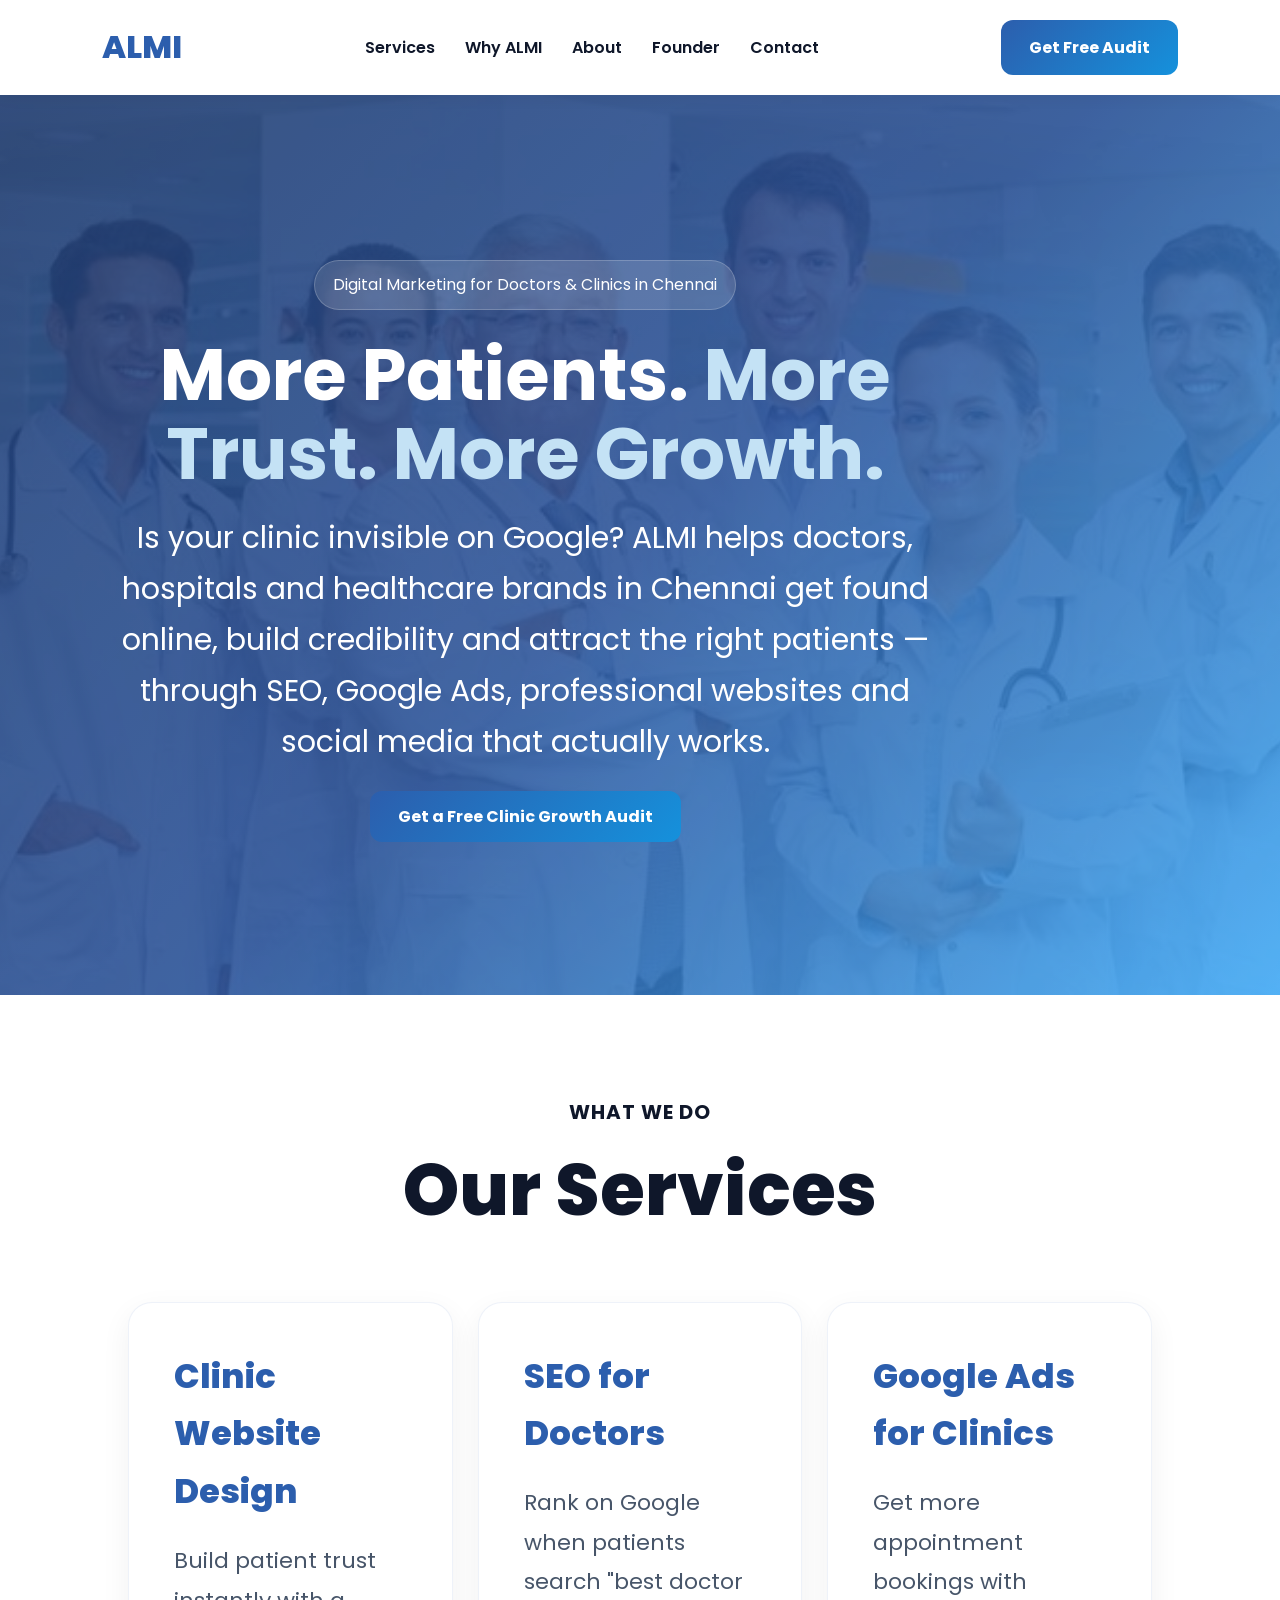
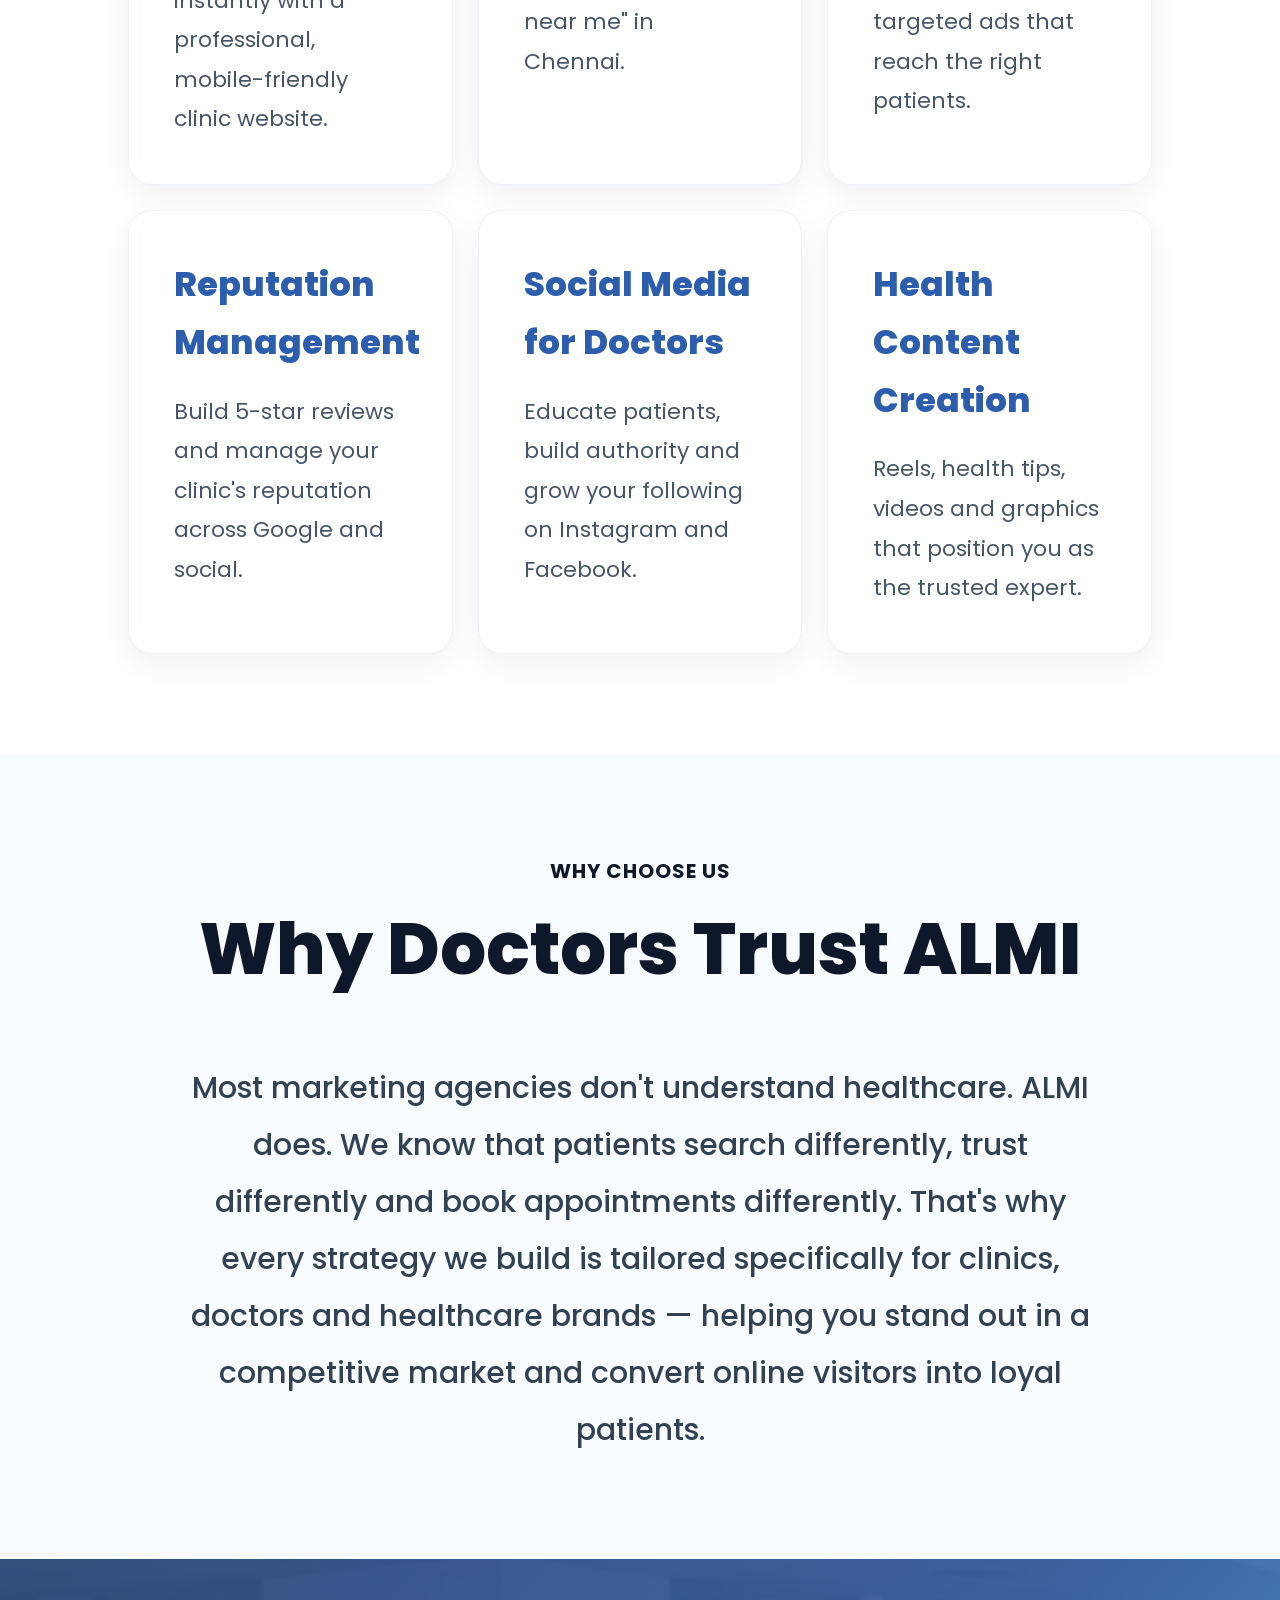
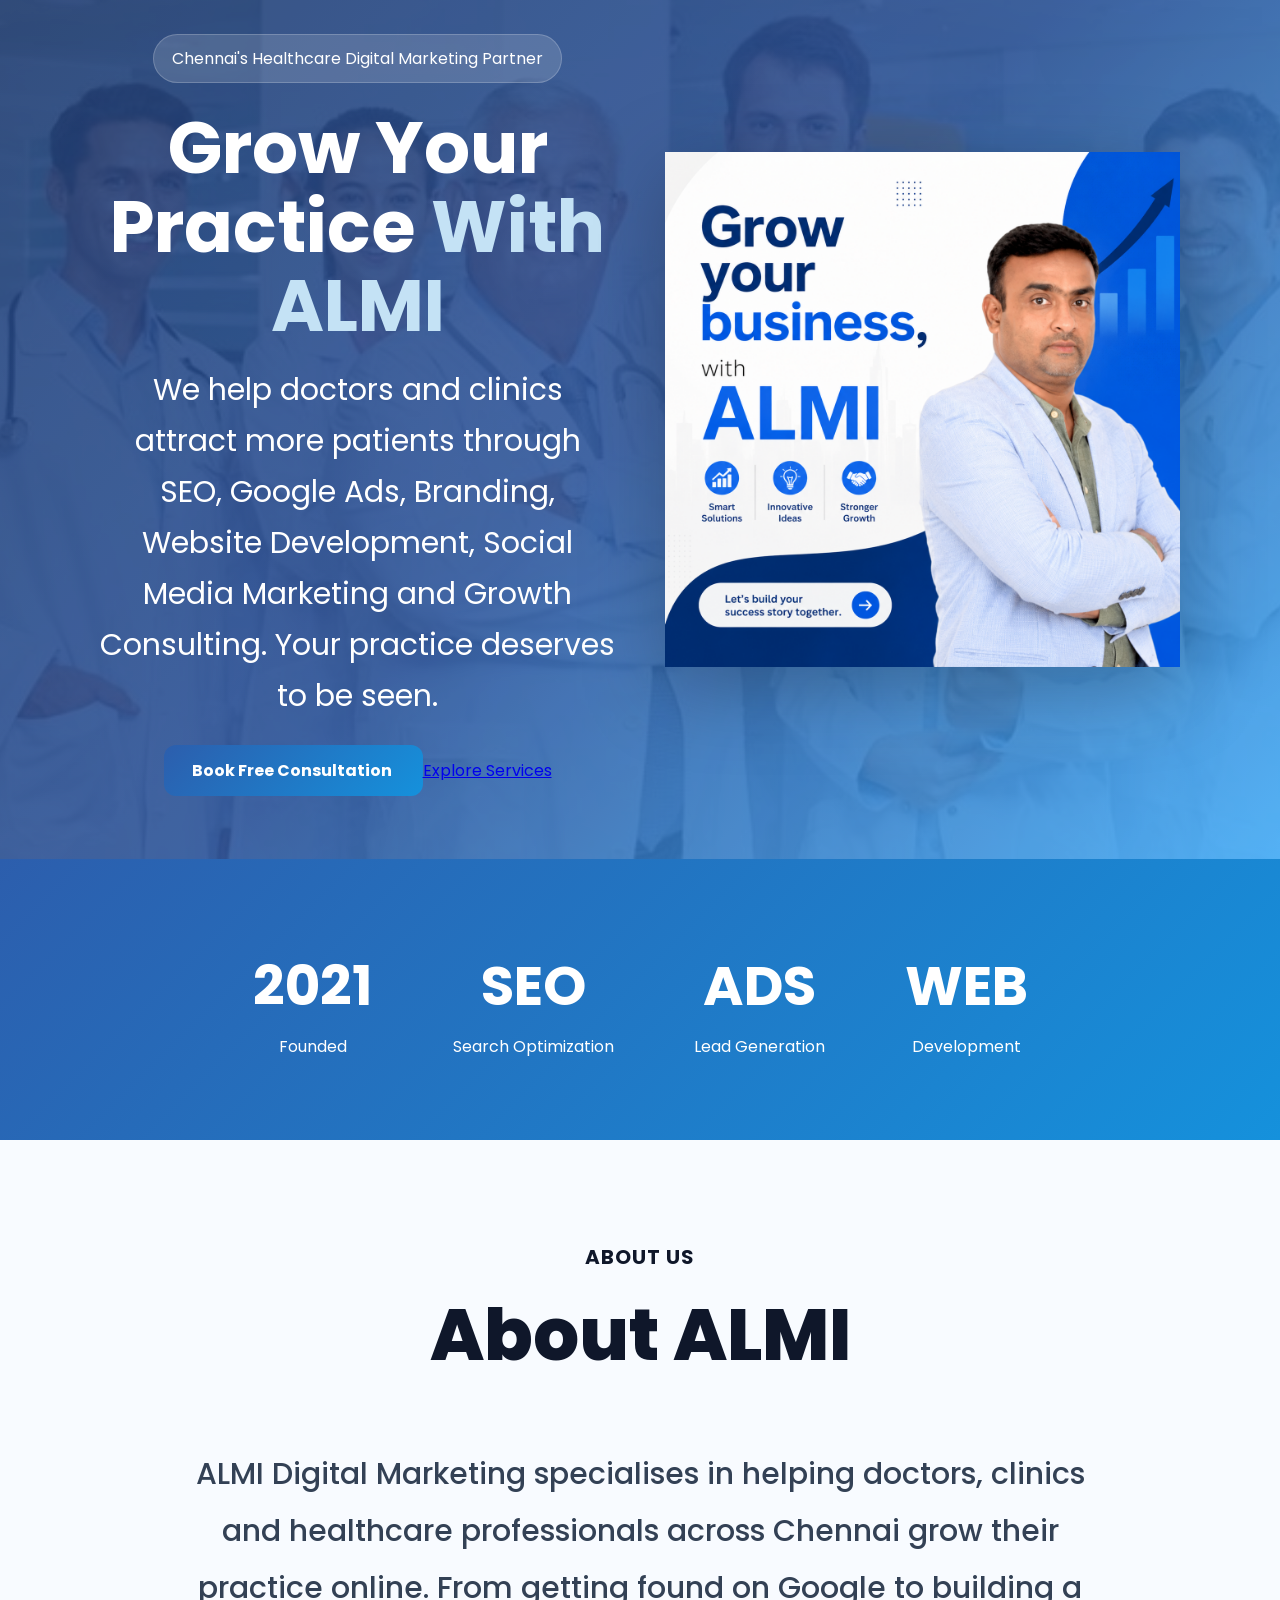
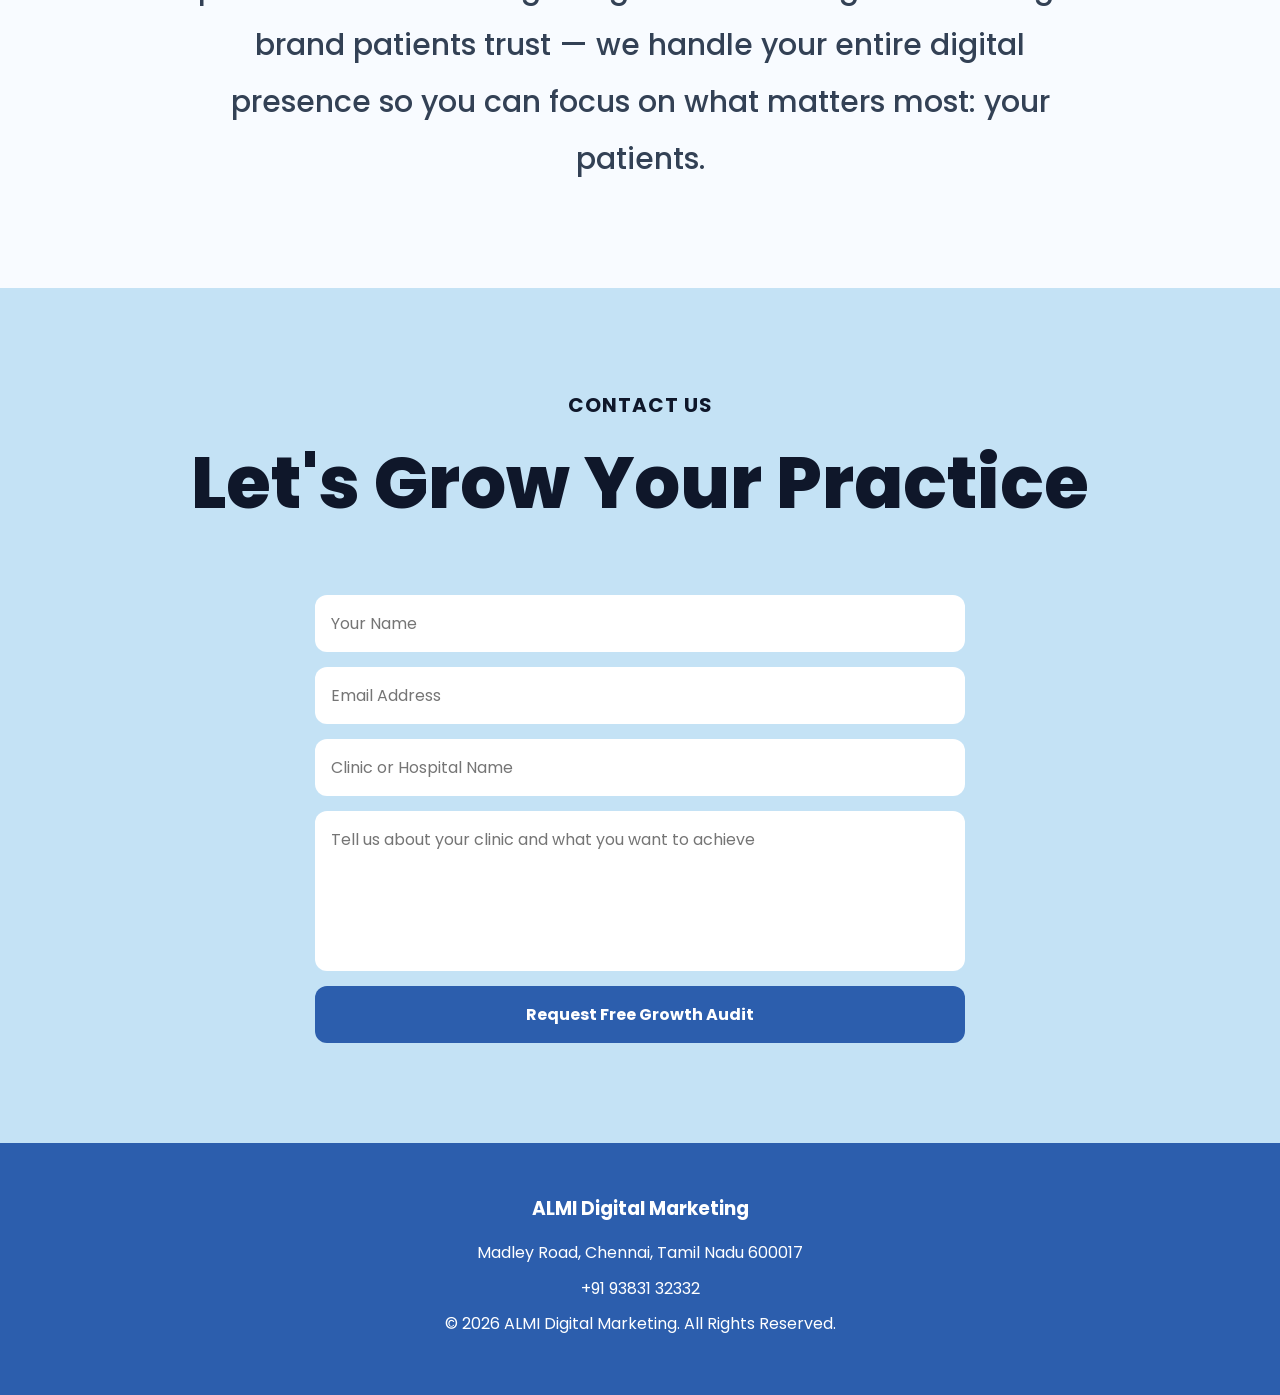
<file: Doctor/index.html>
<!doctype html>
<html lang="en">
  <head>
    <meta charset="UTF-8" />
    <meta name="viewport" content="width=device-width, initial-scale=1.0" />

    <title>ALMI Digital Marketing – For Doctors & Clinics in Chennai</title>

    <link
      href="https://fonts.googleapis.com/css2?family=Poppins:wght@300;400;500;600;700;800&display=swap"
      rel="stylesheet"
    />
    <link rel="preconnect" href="https://fonts.googleapis.com" />
    <link rel="preconnect" href="https://fonts.gstatic.com" crossorigin />
    <link
      href="https://fonts.googleapis.com/css2?family=Manrope:wght@400;500;600;700;800&display=swap"
      rel="stylesheet"
    />

    <link rel="stylesheet" href="style.css" />
  </head>

  <body>
    <header>
      <nav>
        <a href="../index.html" class="logo">ALMI</a>

        <ul>
          <li><a href="#services">Services</a></li>
          <li><a href="#why">Why ALMI</a></li>
          <li><a href="#about">About</a></li>
          <li><a href="#founder">Founder</a></li>
          <li><a href="#contact">Contact</a></li>
        </ul>

        <a href="#contact" class="btn">Get Free Audit</a>
      </nav>
    </header>

    <!-- HERO 1 — Doctor focused -->
    <section class="hero">
      <div class="hero-container">
        <div class="hero-content">
          <span class="badge">
            Digital Marketing for Doctors &amp; Clinics in Chennai
          </span>

          <h1>
            More Patients.
            <span>More Trust. More Growth.</span>
          </h1>

          <p>
            Is your clinic invisible on Google? ALMI helps doctors, hospitals
            and healthcare brands in Chennai get found online, build credibility
            and attract the right patients — through SEO, Google Ads,
            professional websites and social media that actually works.
          </p>

          <a href="#contact" class="btn"> Get a Free Clinic Growth Audit </a>
        </div>
      </div>
    </section>

    <!-- SERVICES -->
    <section id="services" class="services">
      <div class="section-header">
        <span>WHAT WE DO</span>
        <h2>Our Services</h2>
      </div>

      <div class="service-grid">
        <div class="card">
          <h3>Clinic Website Design</h3>
          <p>
            Build patient trust instantly with a professional, mobile-friendly
            clinic website.
          </p>
        </div>

        <div class="card">
          <h3>SEO for Doctors</h3>
          <p>
            Rank on Google when patients search "best doctor near me" in
            Chennai.
          </p>
        </div>

        <div class="card">
          <h3>Google Ads for Clinics</h3>
          <p>
            Get more appointment bookings with targeted ads that reach the right
            patients.
          </p>
        </div>

        <div class="card">
          <h3>Reputation Management</h3>
          <p>
            Build 5-star reviews and manage your clinic's reputation across
            Google and social.
          </p>
        </div>

        <div class="card">
          <h3>Social Media for Doctors</h3>
          <p>
            Educate patients, build authority and grow your following on
            Instagram and Facebook.
          </p>
        </div>

        <div class="card">
          <h3>Health Content Creation</h3>
          <p>
            Reels, health tips, videos and graphics that position you as the
            trusted expert.
          </p>
        </div>
      </div>
    </section>

    <!-- WHY ALMI -->
    <section id="why" class="about">
      <div class="section-header">
        <span>WHY CHOOSE US</span>
        <h2>Why Doctors Trust ALMI</h2>
      </div>

      <p>
        Most marketing agencies don't understand healthcare. ALMI does. We know
        that patients search differently, trust differently and book
        appointments differently. That's why every strategy we build is tailored
        specifically for clinics, doctors and healthcare brands — helping you
        stand out in a competitive market and convert online visitors into loyal
        patients.
      </p>
    </section>

    <!-- HERO 2 — Founder -->
    <section class="hero">
      <div class="hero-container">
        <div class="hero-content">
          <span class="badge">
            Chennai's Healthcare Digital Marketing Partner
          </span>

          <h1>
            Grow Your Practice
            <span>With ALMI</span>
          </h1>

          <p>
            We help doctors and clinics attract more patients through SEO,
            Google Ads, Branding, Website Development, Social Media Marketing
            and Growth Consulting. Your practice deserves to be seen.
          </p>

          <div class="hero-buttons">
            <a href="#contact" class="btn"> Book Free Consultation </a>

            <a href="#services" class="btn-secondary"> Explore Services </a>
          </div>
        </div>

        <div class="hero-image">
          <img src="images/founder.png" alt="Mohammed Mubarak - Founder ALMI" />
        </div>
      </div>
    </section>

    <!-- STATS -->
    <section class="stats">
      <div class="stat">
        <h3>2021</h3>
        <p>Founded</p>
      </div>

      <div class="stat">
        <h3>SEO</h3>
        <p>Search Optimization</p>
      </div>

      <div class="stat">
        <h3>ADS</h3>
        <p>Lead Generation</p>
      </div>

      <div class="stat">
        <h3>WEB</h3>
        <p>Development</p>
      </div>
    </section>

    <!-- ABOUT -->
    <section id="about" class="about">
      <div class="section-header">
        <span>ABOUT US</span>
        <h2>About ALMI</h2>
      </div>

      <p>
        ALMI Digital Marketing specialises in helping doctors, clinics and
        healthcare professionals across Chennai grow their practice online. From
        getting found on Google to building a brand patients trust — we handle
        your entire digital presence so you can focus on what matters most: your
        patients.
      </p>
    </section>

    <!-- CONTACT -->
    <section id="contact" class="contact">
      <div class="section-header">
        <span>CONTACT US</span>
        <h2>Let's Grow Your Practice</h2>
      </div>

      <form id="contactForm">
        <input type="text" placeholder="Your Name" required />

        <input type="email" placeholder="Email Address" required />

        <input type="text" placeholder="Clinic or Hospital Name" />

        <textarea
          placeholder="Tell us about your clinic and what you want to achieve"
        ></textarea>

        <button type="submit">Request Free Growth Audit</button>
      </form>
    </section>

    <footer>
      <h3>ALMI Digital Marketing</h3>

      <p>Madley Road, Chennai, Tamil Nadu 600017</p>

      <p>+91 93831 32332</p>

      <p>© 2026 ALMI Digital Marketing. All Rights Reserved.</p>
    </footer>

    <script src="script.js"></script>
  </body>
</html>
</file>
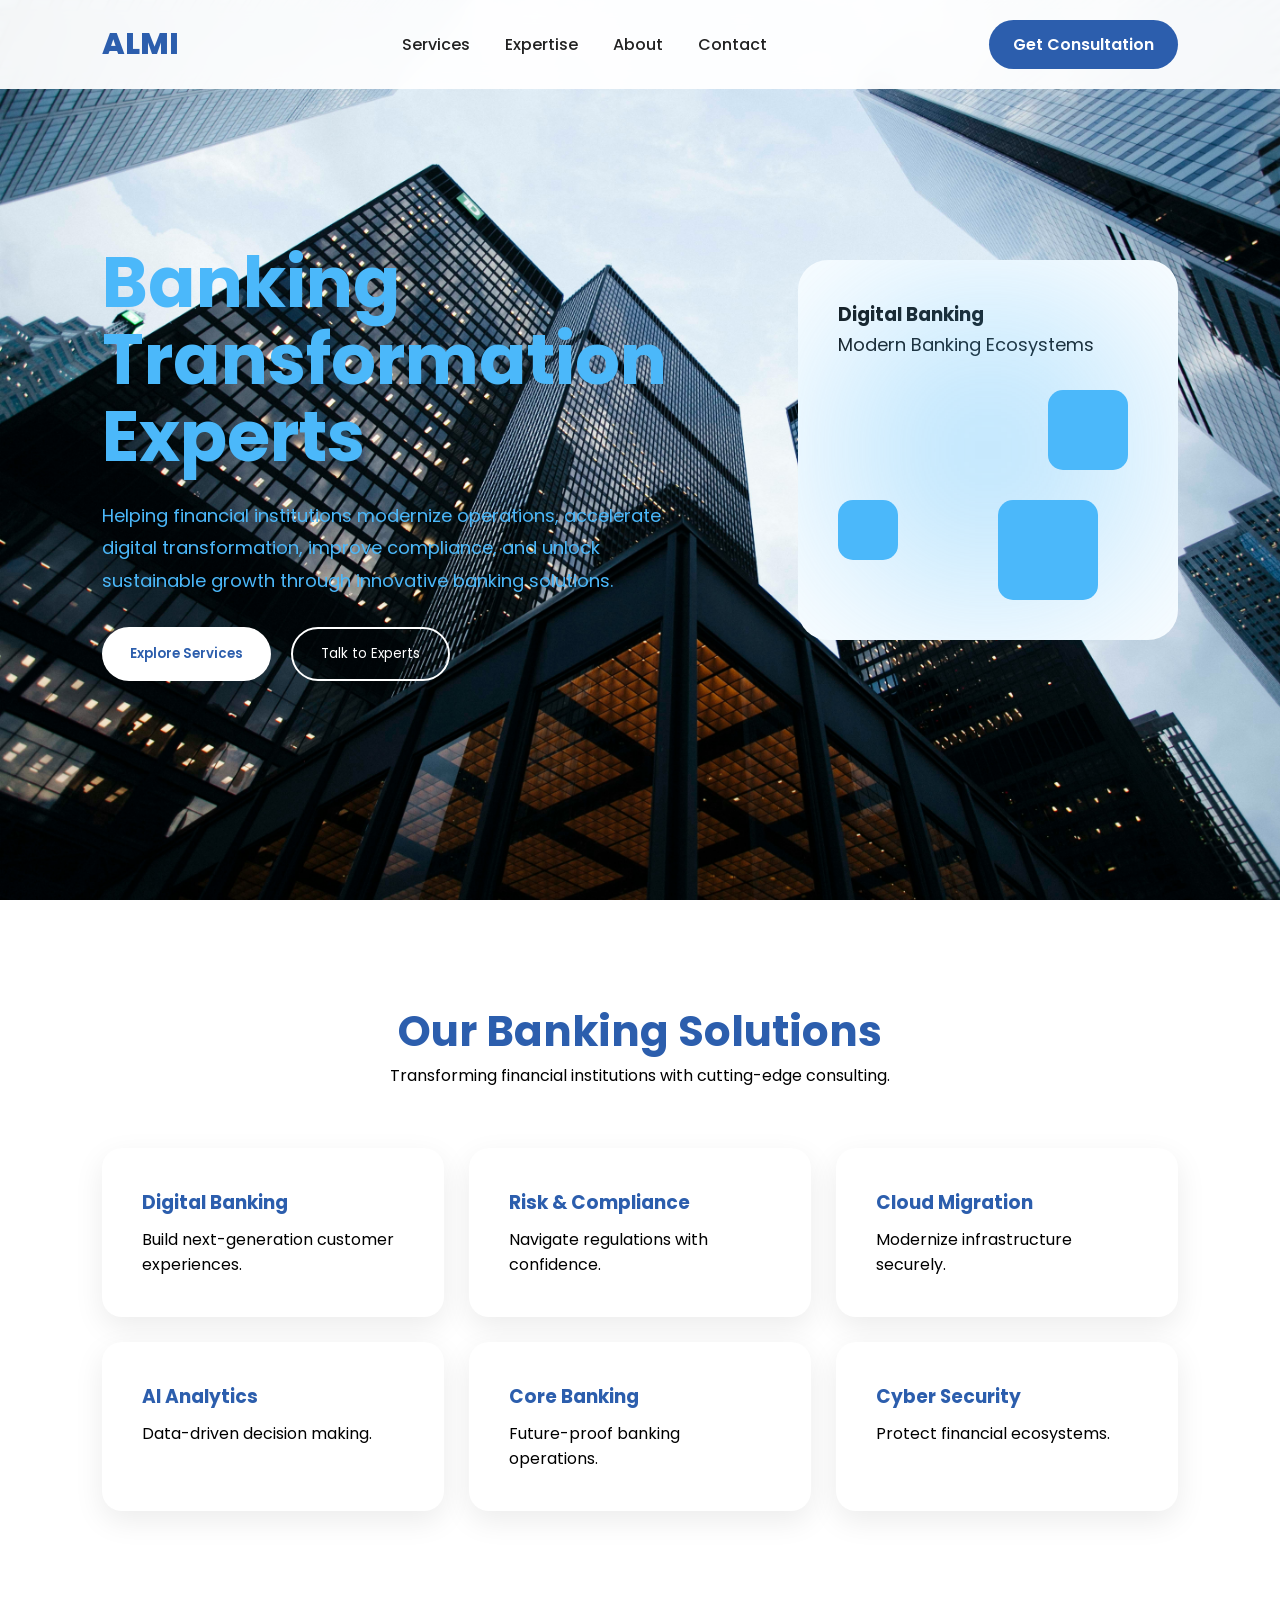
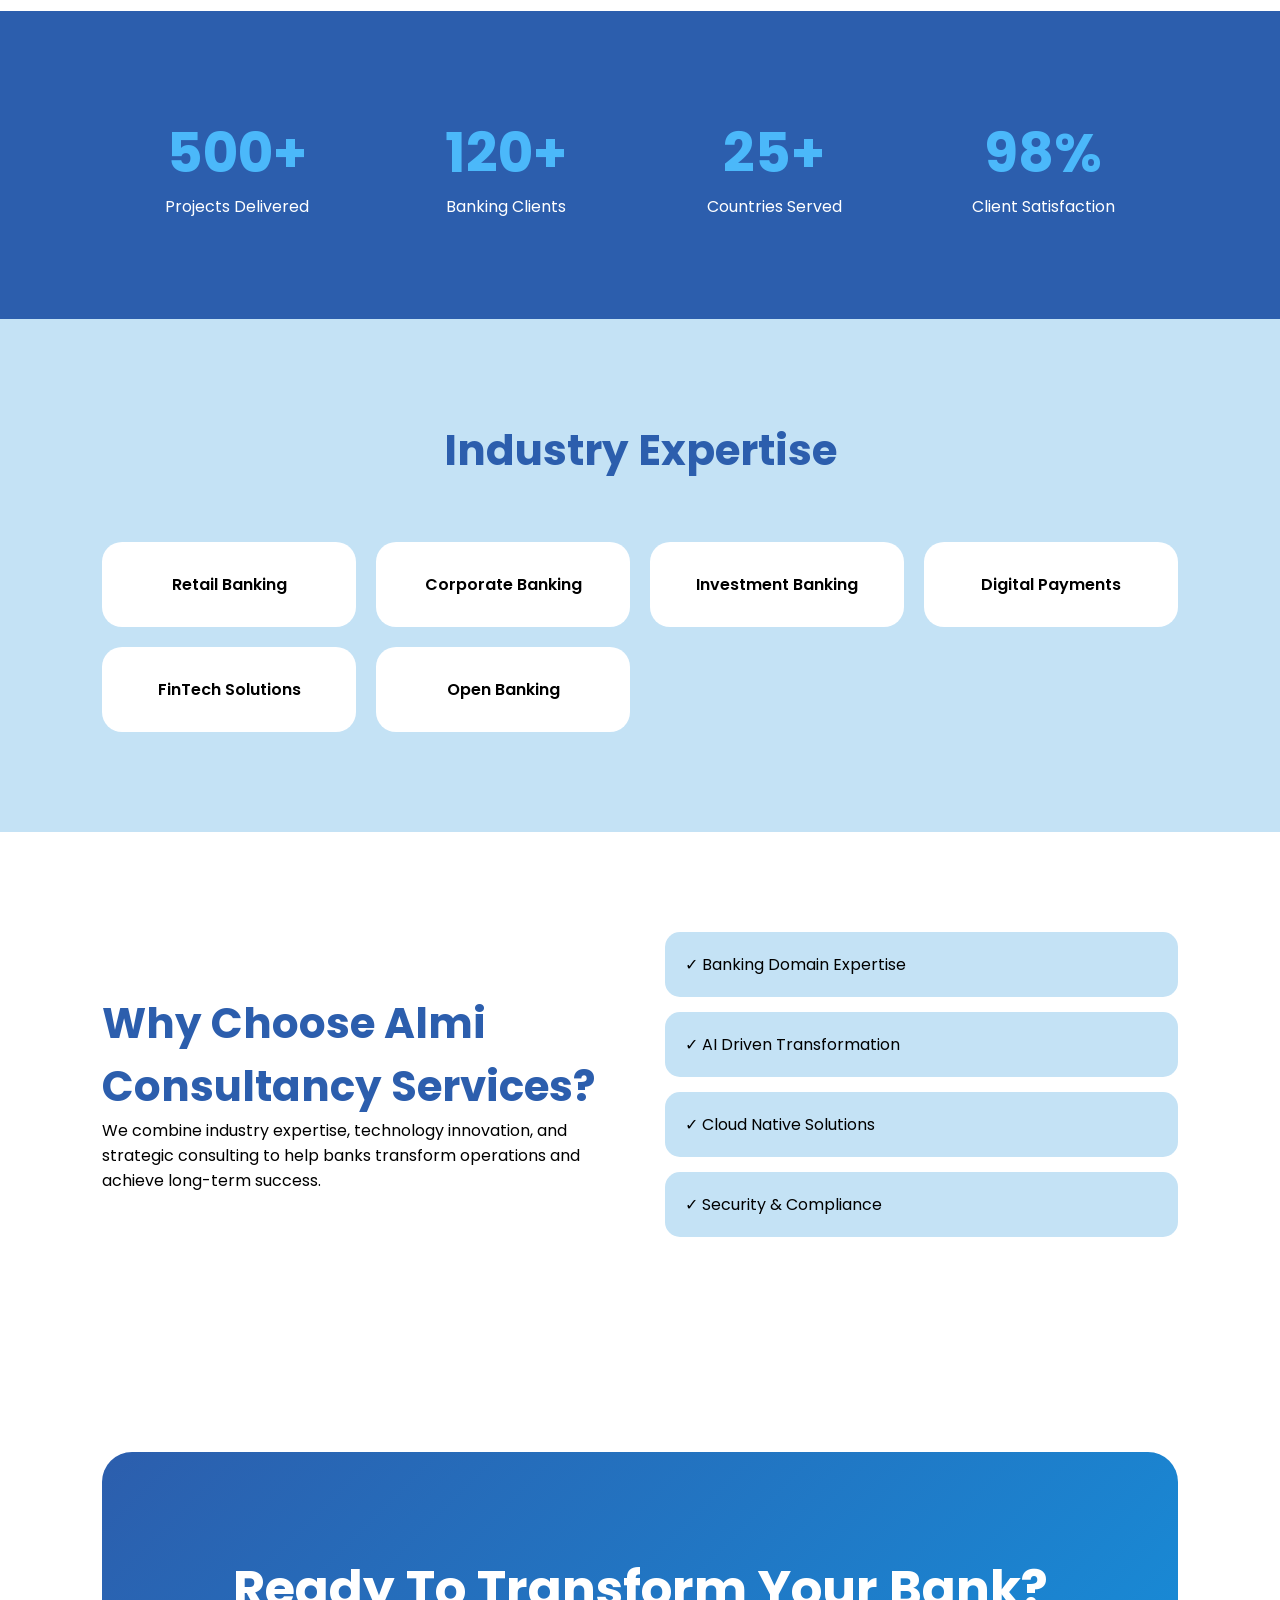
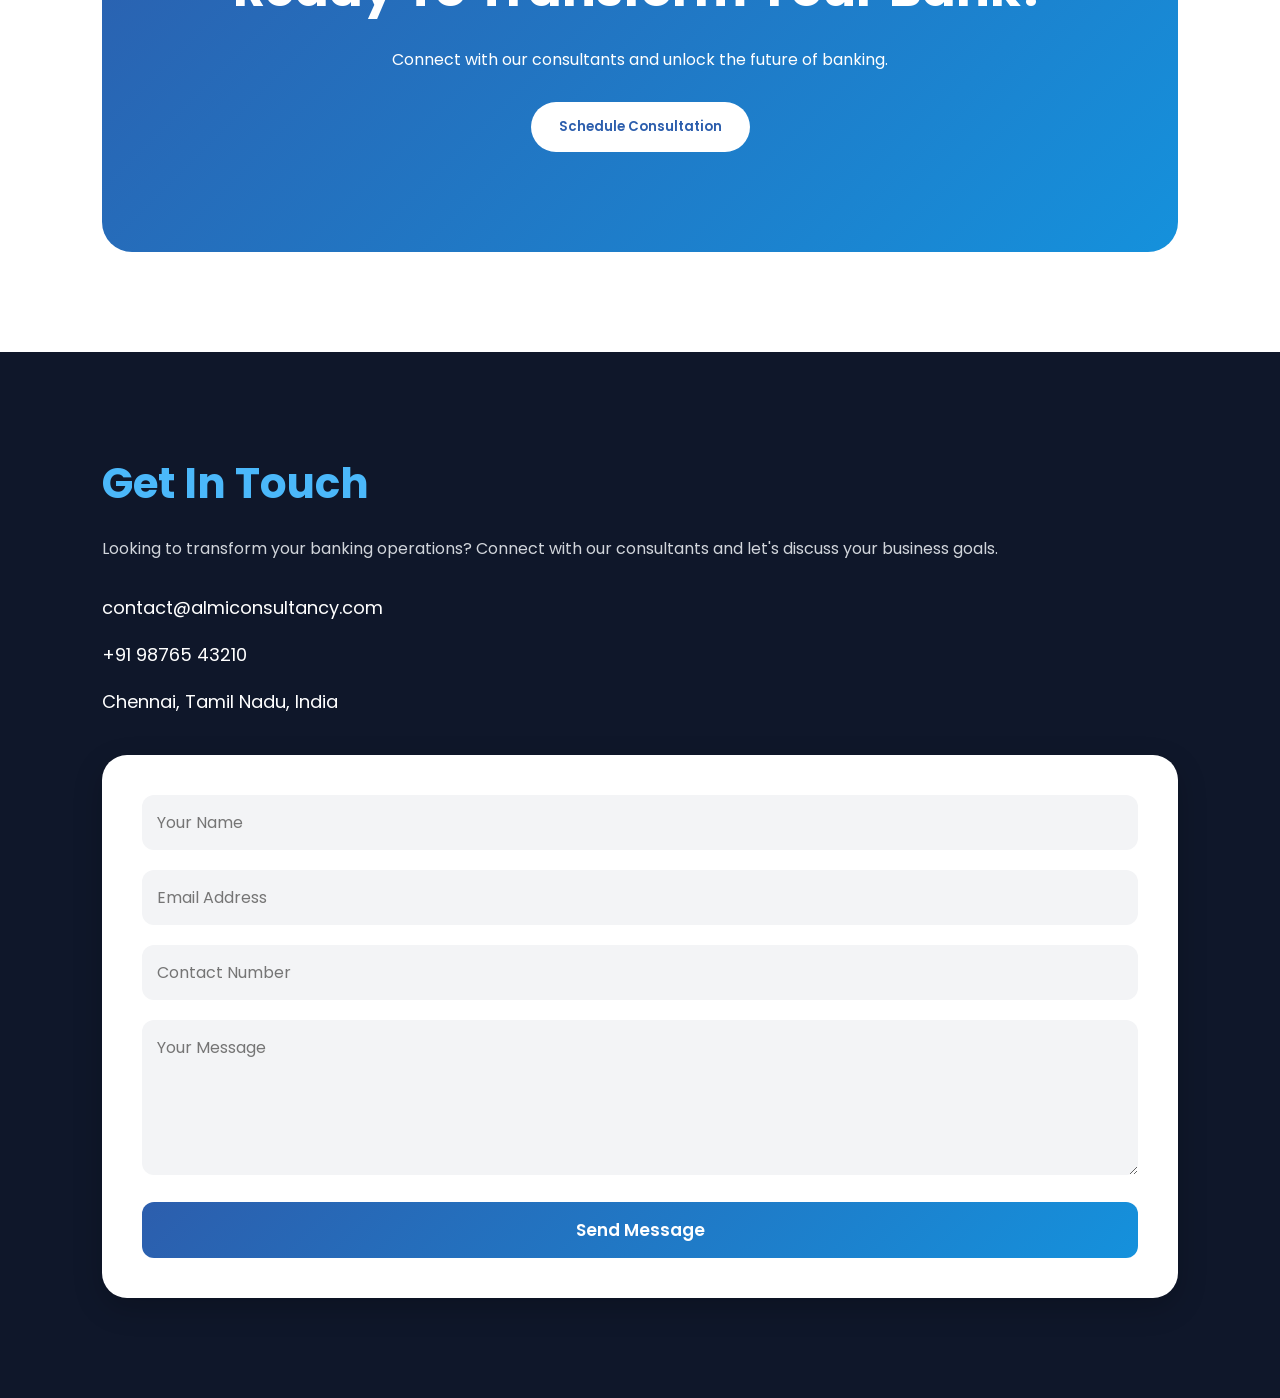
<file: Banking/banking.html>
<!doctype html>
<html lang="en">
  <head>
    <meta charset="UTF-8" />
    <meta name="viewport" content="width=device-width, initial-scale=1.0" />
    <title>Almi Consultancy Services</title>

    <link rel="stylesheet" href="banking.css" />

    <link
      href="https://fonts.googleapis.com/css2?family=Poppins:wght@300;400;500;600;700;800&display=swap"
      rel="stylesheet"
    />
  </head>
  <body>
    <header>
      <nav class="navbar">
        <a href="../index.html" class="logo"> ALMI </a>

        <ul class="nav-links">
          <li><a href="#services">Services</a></li>
          <li><a href="#expertise">Expertise</a></li>
          <li><a href="#about">About</a></li>
          <li><a href="#contact">Contact</a></li>
        </ul>

        <a href="#footer-contact" class="nav-btn"> Get Consultation </a>
      </nav>
    </header>

    <!-- HERO -->

    <section class="hero">
      <div class="hero-content reveal">
        <h1>Banking Transformation Experts</h1>

        <p>
          Helping financial institutions modernize operations, accelerate
          digital transformation, improve compliance, and unlock sustainable
          growth through innovative banking solutions.
        </p>

        <div class="hero-buttons">
          <button
            class="primary-btn"
            onclick="window.location.href = '#services'"
          >
            Explore Services
          </button>

          <button
            class="secondary-btn"
            onclick="window.location.href = '#contact'"
          >
            Talk to Experts
          </button>
        </div>
      </div>

      <div class="hero-card reveal">
        <div class="card-glow"></div>

        <div class="floating-box one"></div>
        <div class="floating-box two"></div>
        <div class="floating-box three"></div>

        <h3>Digital Banking</h3>
        <p>Modern Banking Ecosystems</p>
      </div>
    </section>

    <!-- SERVICES -->

    <section id="services" class="services">
      <div class="section-title reveal">
        <h2>Our Banking Solutions</h2>
        <p>Transforming financial institutions with cutting-edge consulting.</p>
      </div>

      <div class="service-grid">
        <div class="service-card reveal">
          <h3>Digital Banking</h3>
          <p>Build next-generation customer experiences.</p>
        </div>

        <div class="service-card reveal">
          <h3>Risk & Compliance</h3>
          <p>Navigate regulations with confidence.</p>
        </div>

        <div class="service-card reveal">
          <h3>Cloud Migration</h3>
          <p>Modernize infrastructure securely.</p>
        </div>

        <div class="service-card reveal">
          <h3>AI Analytics</h3>
          <p>Data-driven decision making.</p>
        </div>

        <div class="service-card reveal">
          <h3>Core Banking</h3>
          <p>Future-proof banking operations.</p>
        </div>

        <div class="service-card reveal">
          <h3>Cyber Security</h3>
          <p>Protect financial ecosystems.</p>
        </div>
      </div>
    </section>

    <!-- STATS -->

    <section class="stats">
      <div class="stat reveal">
        <h2>500+</h2>
        <p>Projects Delivered</p>
      </div>

      <div class="stat reveal">
        <h2>120+</h2>
        <p>Banking Clients</p>
      </div>

      <div class="stat reveal">
        <h2>25+</h2>
        <p>Countries Served</p>
      </div>

      <div class="stat reveal">
        <h2>98%</h2>
        <p>Client Satisfaction</p>
      </div>
    </section>

    <!-- EXPERTISE -->

    <section id="expertise" class="expertise">
      <div class="section-title reveal">
        <h2>Industry Expertise</h2>
      </div>

      <div class="expertise-container">
        <div class="expertise-card reveal">Retail Banking</div>
        <div class="expertise-card reveal">Corporate Banking</div>
        <div class="expertise-card reveal">Investment Banking</div>
        <div class="expertise-card reveal">Digital Payments</div>
        <div class="expertise-card reveal">FinTech Solutions</div>
        <div class="expertise-card reveal">Open Banking</div>
      </div>
    </section>

    <!-- ABOUT -->

    <section id="about" class="about">
      <div class="about-left reveal">
        <h2>Why Choose Almi Consultancy Services?</h2>

        <p>
          We combine industry expertise, technology innovation, and strategic
          consulting to help banks transform operations and achieve long-term
          success.
        </p>
      </div>

      <div class="about-right reveal">
        <div class="feature">✓ Banking Domain Expertise</div>

        <div class="feature">✓ AI Driven Transformation</div>

        <div class="feature">✓ Cloud Native Solutions</div>

        <div class="feature">✓ Security & Compliance</div>
      </div>
    </section>

    <!-- CTA -->

    <section id="contact" class="cta reveal">
      <h2>Ready To Transform Your Bank?</h2>

      <p>Connect with our consultants and unlock the future of banking.</p>

      <button
        class="primary-btn"
        onclick="window.location.href = '#footer-contact'"
      >
        Schedule Consultation
      </button>
    </section>
    <footer id="footer-contact" class="footer">
      <div class="footer-container">
        <div class="footer-left">
          <h2>Get In Touch</h2>

          <p>
            Looking to transform your banking operations? Connect with our
            consultants and let's discuss your business goals.
          </p>

          <div class="contact-info">
            <div class="contact-item">contact@almiconsultancy.com</div>

            <div class="contact-item">+91 98765 43210</div>

            <div class="contact-item">Chennai, Tamil Nadu, India</div>
          </div>
        </div>

        <div class="footer-right">
          <form class="contact-form">
            <div class="input-group">
              <input type="text" placeholder="Your Name" required />
            </div>

            <div class="input-group">
              <input type="email" placeholder="Email Address" required />
            </div>

            <div class="input-group">
              <input type="tel" placeholder="Contact Number" required />
            </div>

            <div class="input-group">
              <textarea rows="5" placeholder="Your Message" required></textarea>
            </div>

            <button type="submit" class="send-btn">Send Message</button>
          </form>
        </div>
      </div>
    </footer>

    <script src="banking.js"></script>
  </body>
</html>
</file>
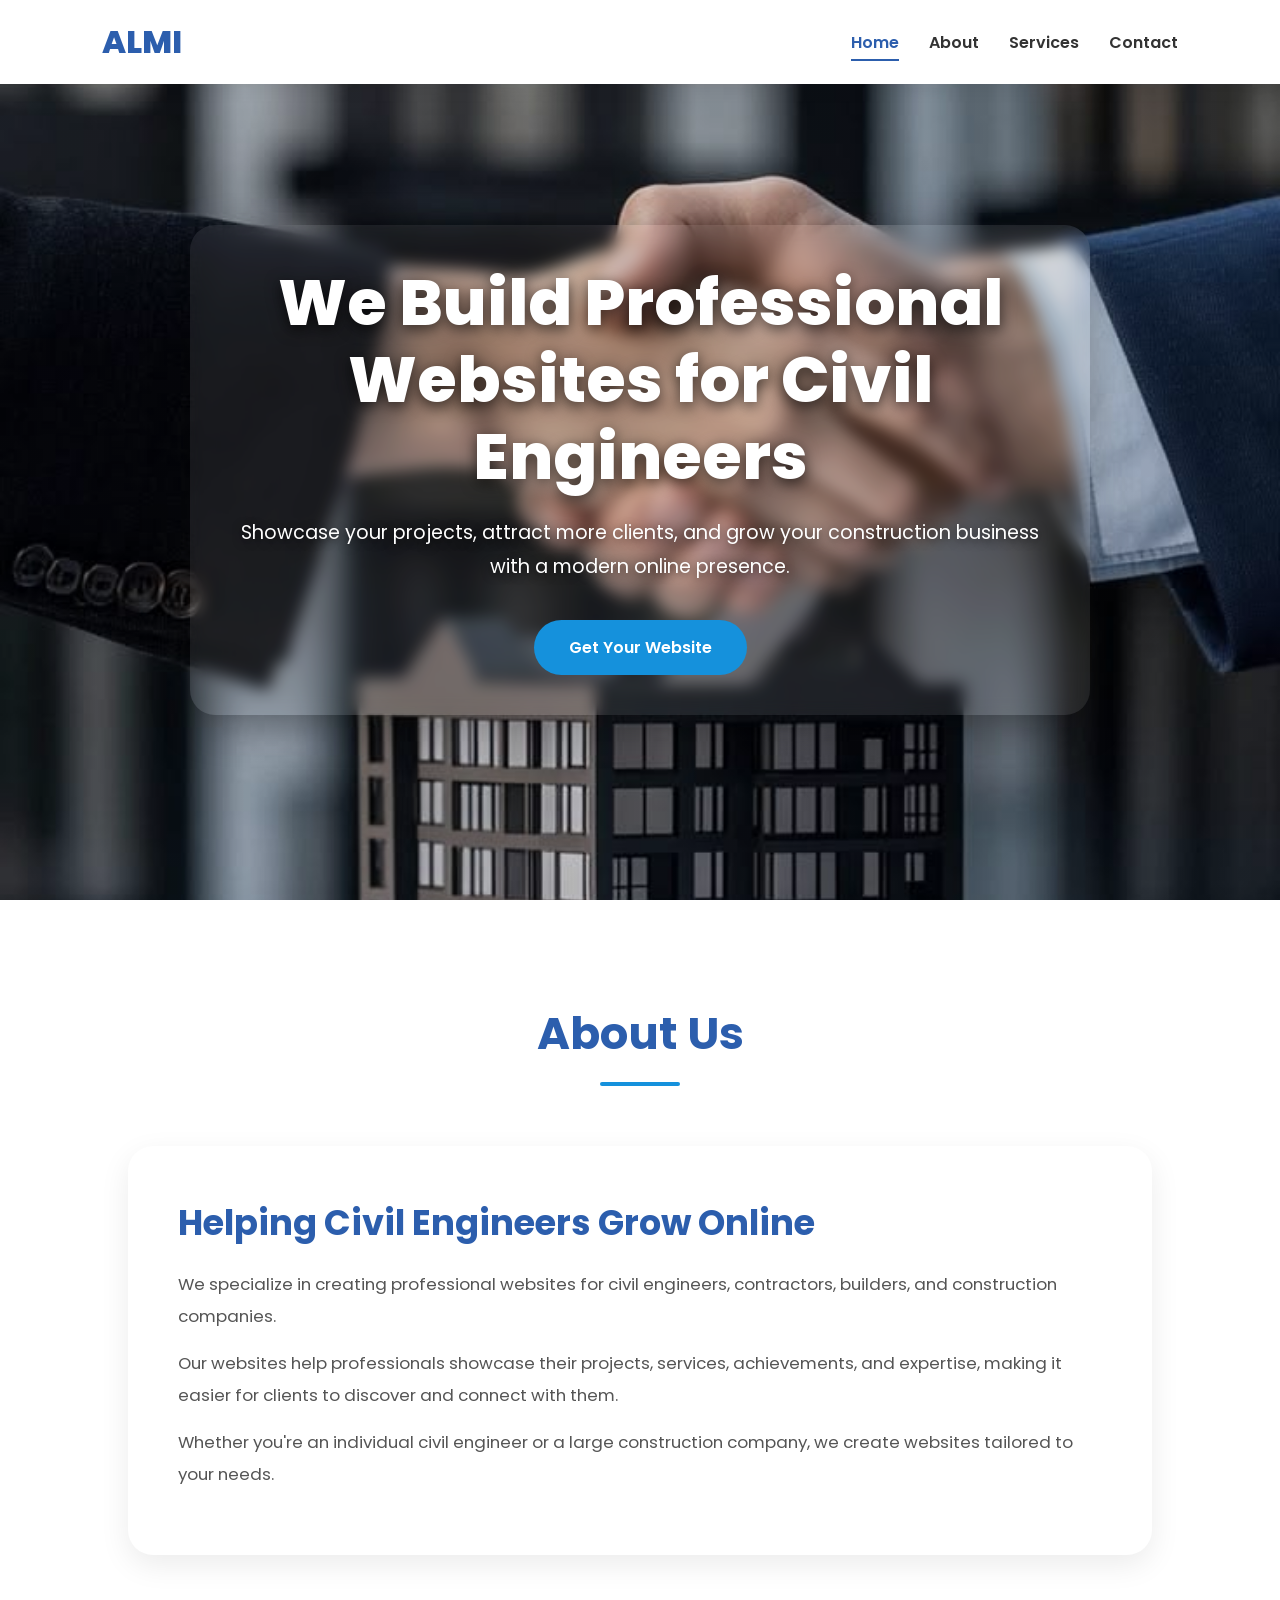
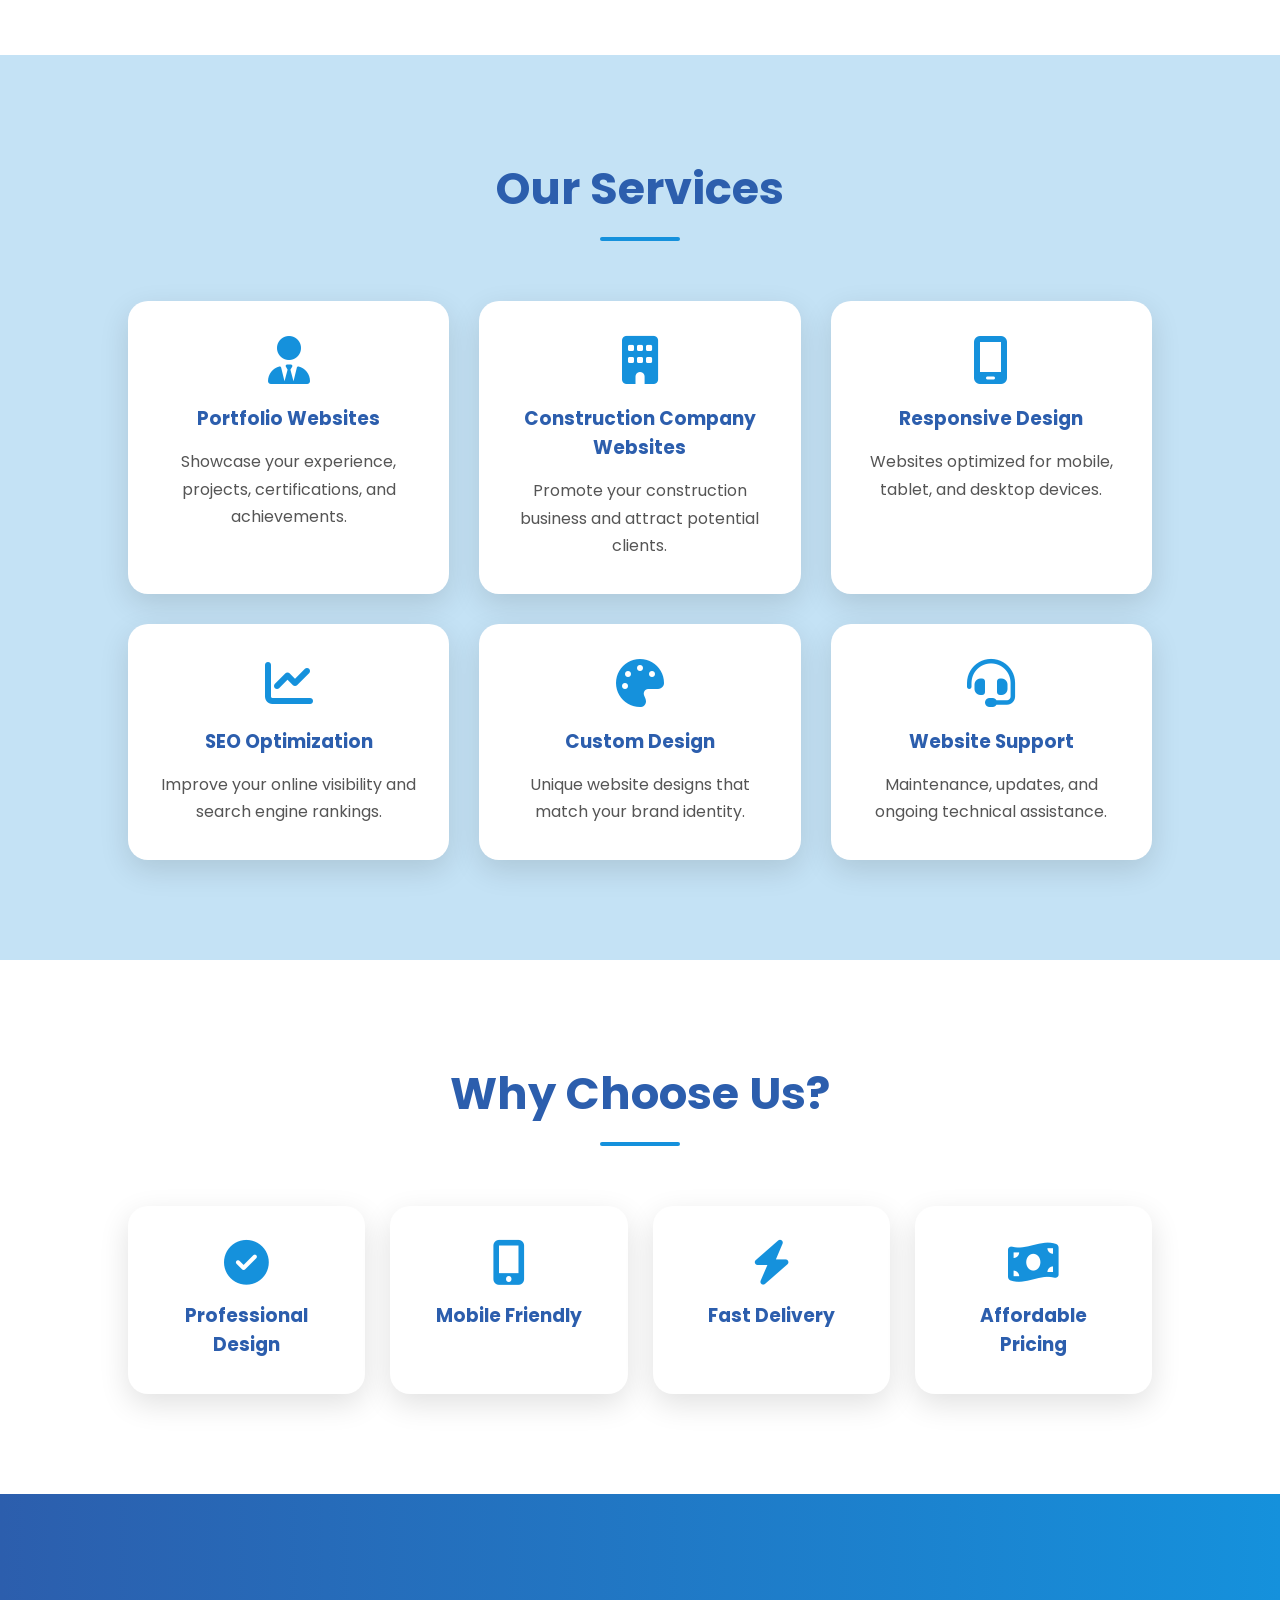
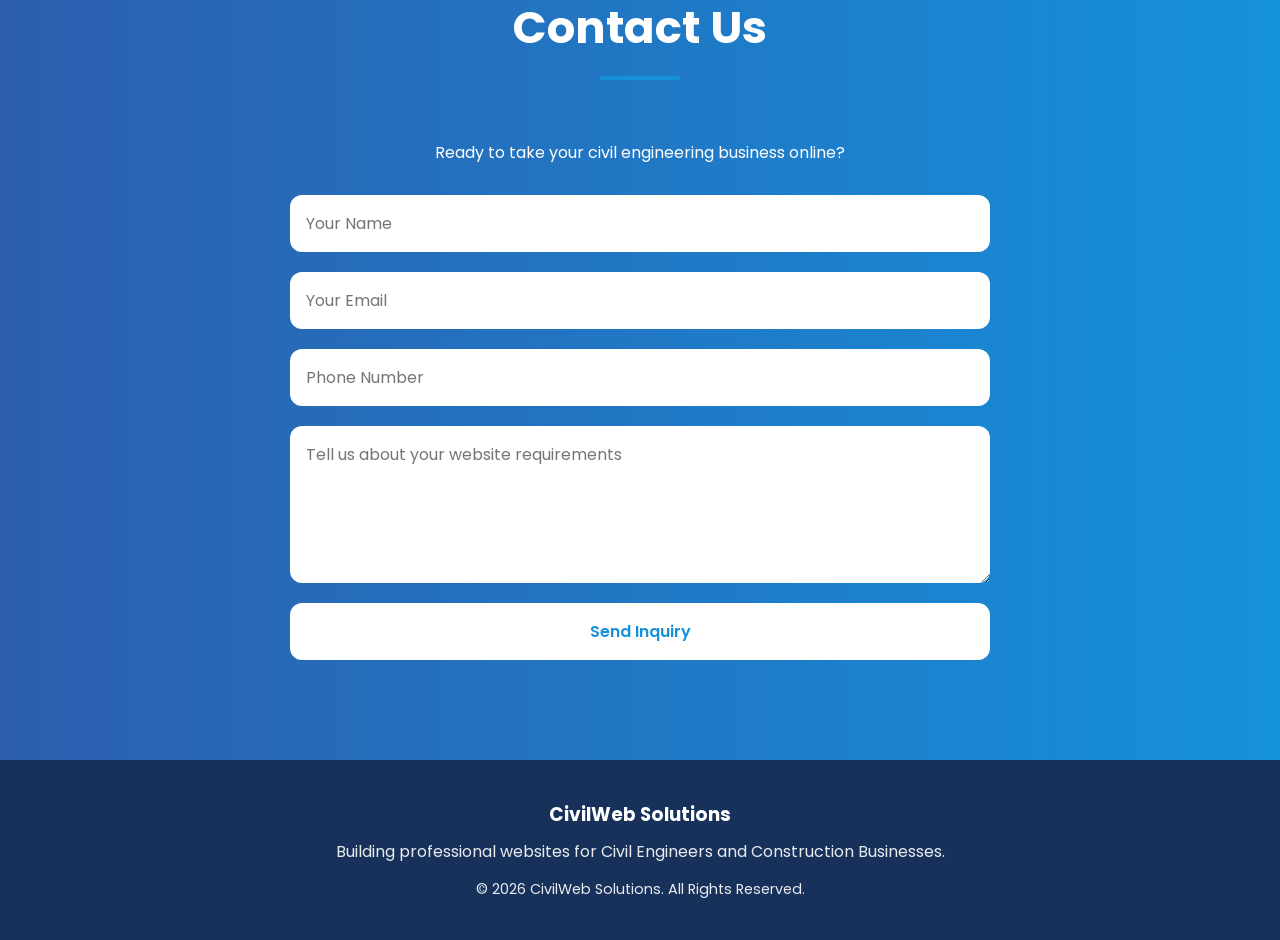
<file: Civil/civil.html>
<!doctype html>
<html lang="en">
  <head>
    <meta charset="UTF-8" />
    <meta name="viewport" content="width=device-width, initial-scale=1.0" />
    <title>Civil Web Solutions</title>
    <link rel="stylesheet" href="civil.css" />
    <link
      rel="stylesheet"
      href="https://cdnjs.cloudflare.com/ajax/libs/font-awesome/6.5.1/css/all.min.css"
    />
    <link rel="stylesheet" href="civil.css" />
    <link
      rel="stylesheet"
      href="https://cdnjs.cloudflare.com/ajax/libs/font-awesome/6.5.1/css/all.min.css"
    />
  </head>
  <body>
    <!-- Navbar -->
    <nav class="navbar">
      <a href="../index.html" class="logo"> ALMI </a>

      <ul class="nav-links">
        <li><a href="#home">Home</a></li>
        <li><a href="#about">About</a></li>
        <li><a href="#services">Services</a></li>
        <li><a href="#contact">Contact</a></li>
      </ul>
    </nav>

    <!-- Hero Section -->
    <section id="home" class="hero">
      <div class="hero-content">
        <h1>We Build Professional Websites for Civil Engineers</h1>

        <p>
          Showcase your projects, attract more clients, and grow your
          construction business with a modern online presence.
        </p>

        <a href="#contact" class="btn">Get Your Website</a>
      </div>
    </section>

    <!-- About Section -->
    <section id="about" class="about">
      <div class="section-title">
        <h2>About Us</h2>
      </div>

      <div class="about-content">
        <div class="about-text">
          <h3>Helping Civil Engineers Grow Online</h3>

          <p>
            We specialize in creating professional websites for civil engineers,
            contractors, builders, and construction companies.
          </p>

          <p>
            Our websites help professionals showcase their projects, services,
            achievements, and expertise, making it easier for clients to
            discover and connect with them.
          </p>

          <p>
            Whether you're an individual civil engineer or a large construction
            company, we create websites tailored to your needs.
          </p>
        </div>
      </div>
    </section>

    <!-- Services Section -->
    <section id="services" class="services">
      <div class="section-title">
        <h2>Our Services</h2>
      </div>

      <div class="service-container">
        <div class="card">
          <i class="fas fa-user-tie"></i>
          <h3>Portfolio Websites</h3>
          <p>
            Showcase your experience, projects, certifications, and
            achievements.
          </p>
        </div>

        <div class="card">
          <i class="fas fa-building"></i>
          <h3>Construction Company Websites</h3>
          <p>
            Promote your construction business and attract potential clients.
          </p>
        </div>

        <div class="card">
          <i class="fas fa-mobile-screen"></i>
          <h3>Responsive Design</h3>
          <p>Websites optimized for mobile, tablet, and desktop devices.</p>
        </div>

        <div class="card">
          <i class="fas fa-chart-line"></i>
          <h3>SEO Optimization</h3>
          <p>Improve your online visibility and search engine rankings.</p>
        </div>

        <div class="card">
          <i class="fas fa-palette"></i>
          <h3>Custom Design</h3>
          <p>Unique website designs that match your brand identity.</p>
        </div>

        <div class="card">
          <i class="fas fa-headset"></i>
          <h3>Website Support</h3>
          <p>Maintenance, updates, and ongoing technical assistance.</p>
        </div>
      </div>
    </section>

    <!-- Why Choose Us -->
    <section class="why-us">
      <div class="section-title">
        <h2>Why Choose Us?</h2>
      </div>

      <div class="features">
        <div class="feature">
          <i class="fas fa-check-circle"></i>
          <h3>Professional Design</h3>
        </div>

        <div class="feature">
          <i class="fas fa-mobile-alt"></i>
          <h3>Mobile Friendly</h3>
        </div>

        <div class="feature">
          <i class="fas fa-bolt"></i>
          <h3>Fast Delivery</h3>
        </div>

        <div class="feature">
          <i class="fas fa-money-bill-wave"></i>
          <h3>Affordable Pricing</h3>
        </div>
      </div>
    </section>

    <!-- Contact Section -->
    <section id="contact" class="contact">
      <div class="section-title">
        <h2>Contact Us</h2>
      </div>

      <p class="contact-text">
        Ready to take your civil engineering business online?
      </p>

      <form class="contact-form">
        <input type="text" placeholder="Your Name" required />

        <input type="email" placeholder="Your Email" required />

        <input type="tel" placeholder="Phone Number" />

        <textarea
          rows="5"
          placeholder="Tell us about your website requirements"
        ></textarea>

        <button type="submit">Send Inquiry</button>
      </form>
    </section>

    <!-- Footer -->
    <footer>
      <h3>CivilWeb Solutions</h3>

      <p>
        Building professional websites for Civil Engineers and Construction
        Businesses.
      </p>

      <p class="copyright">© 2026 CivilWeb Solutions. All Rights Reserved.</p>
    </footer>

    <script src="civil.js"></script>
  </body>
</html>
</file>
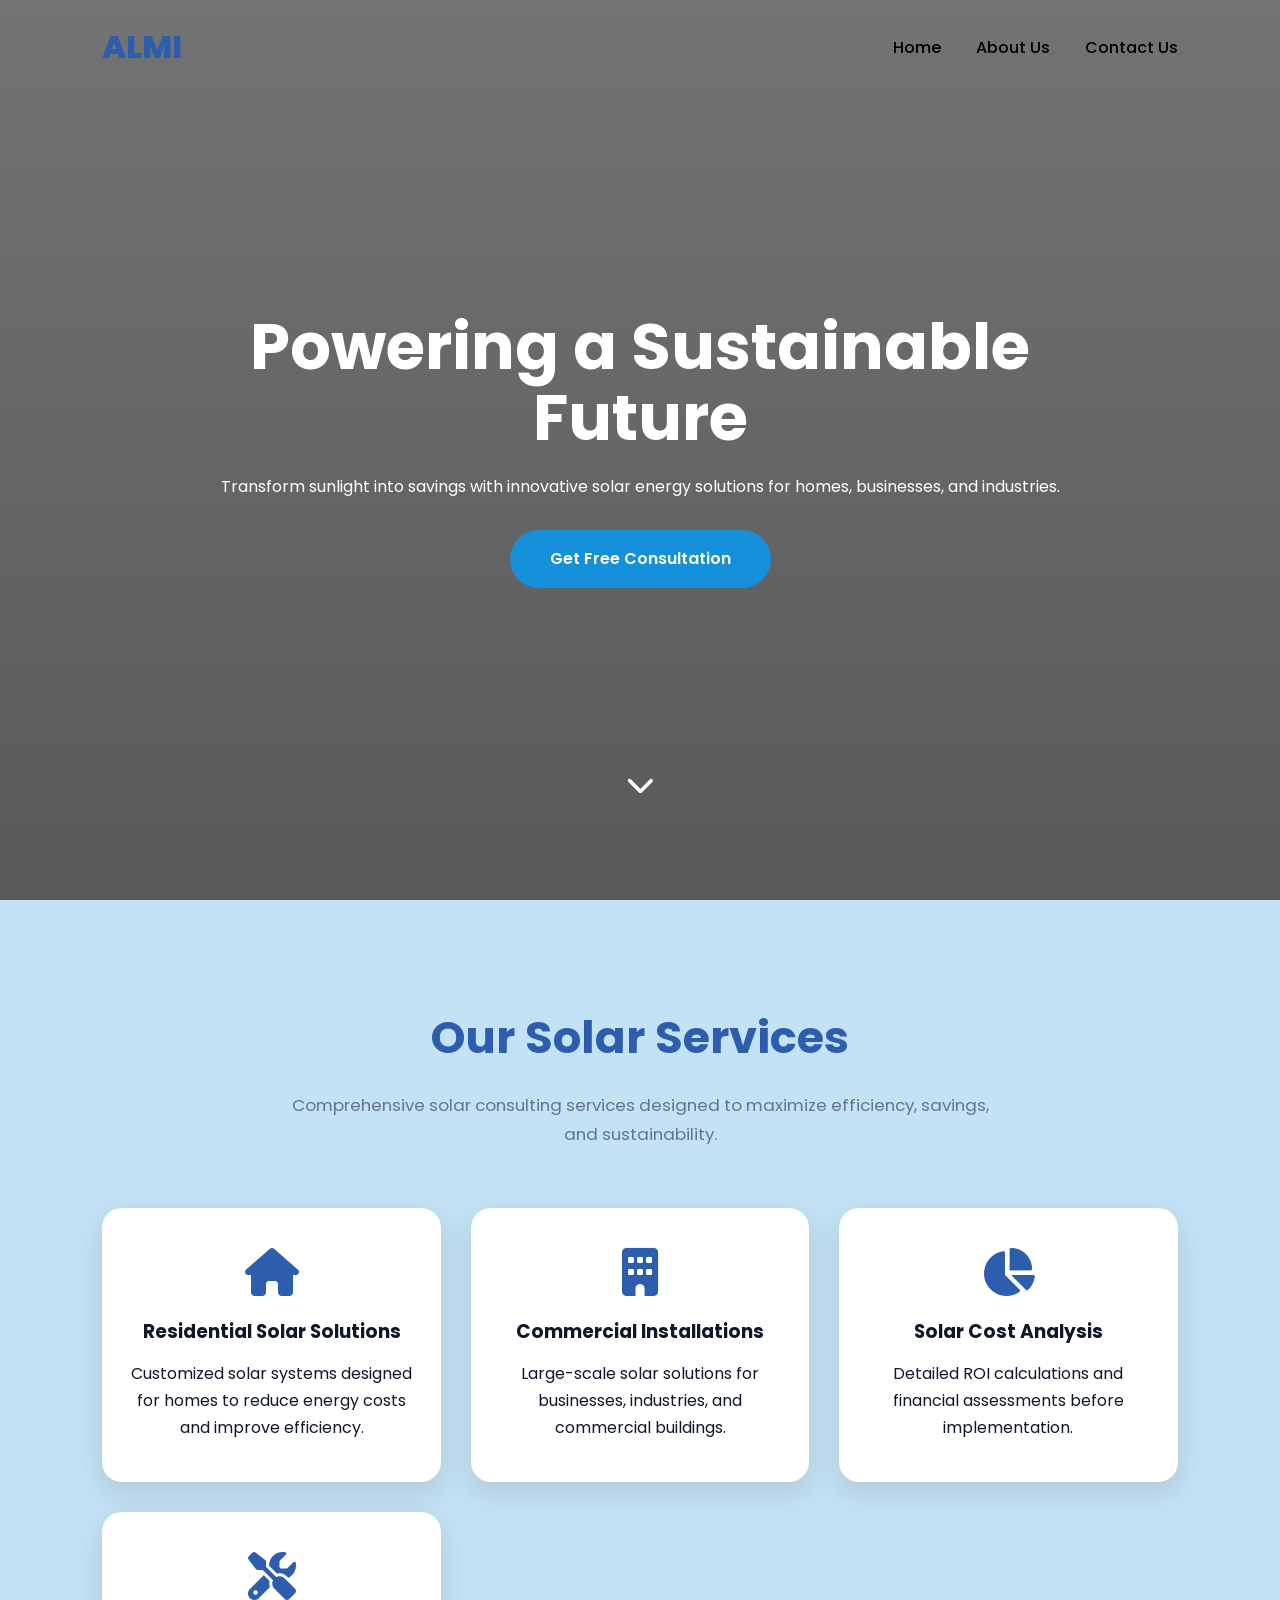
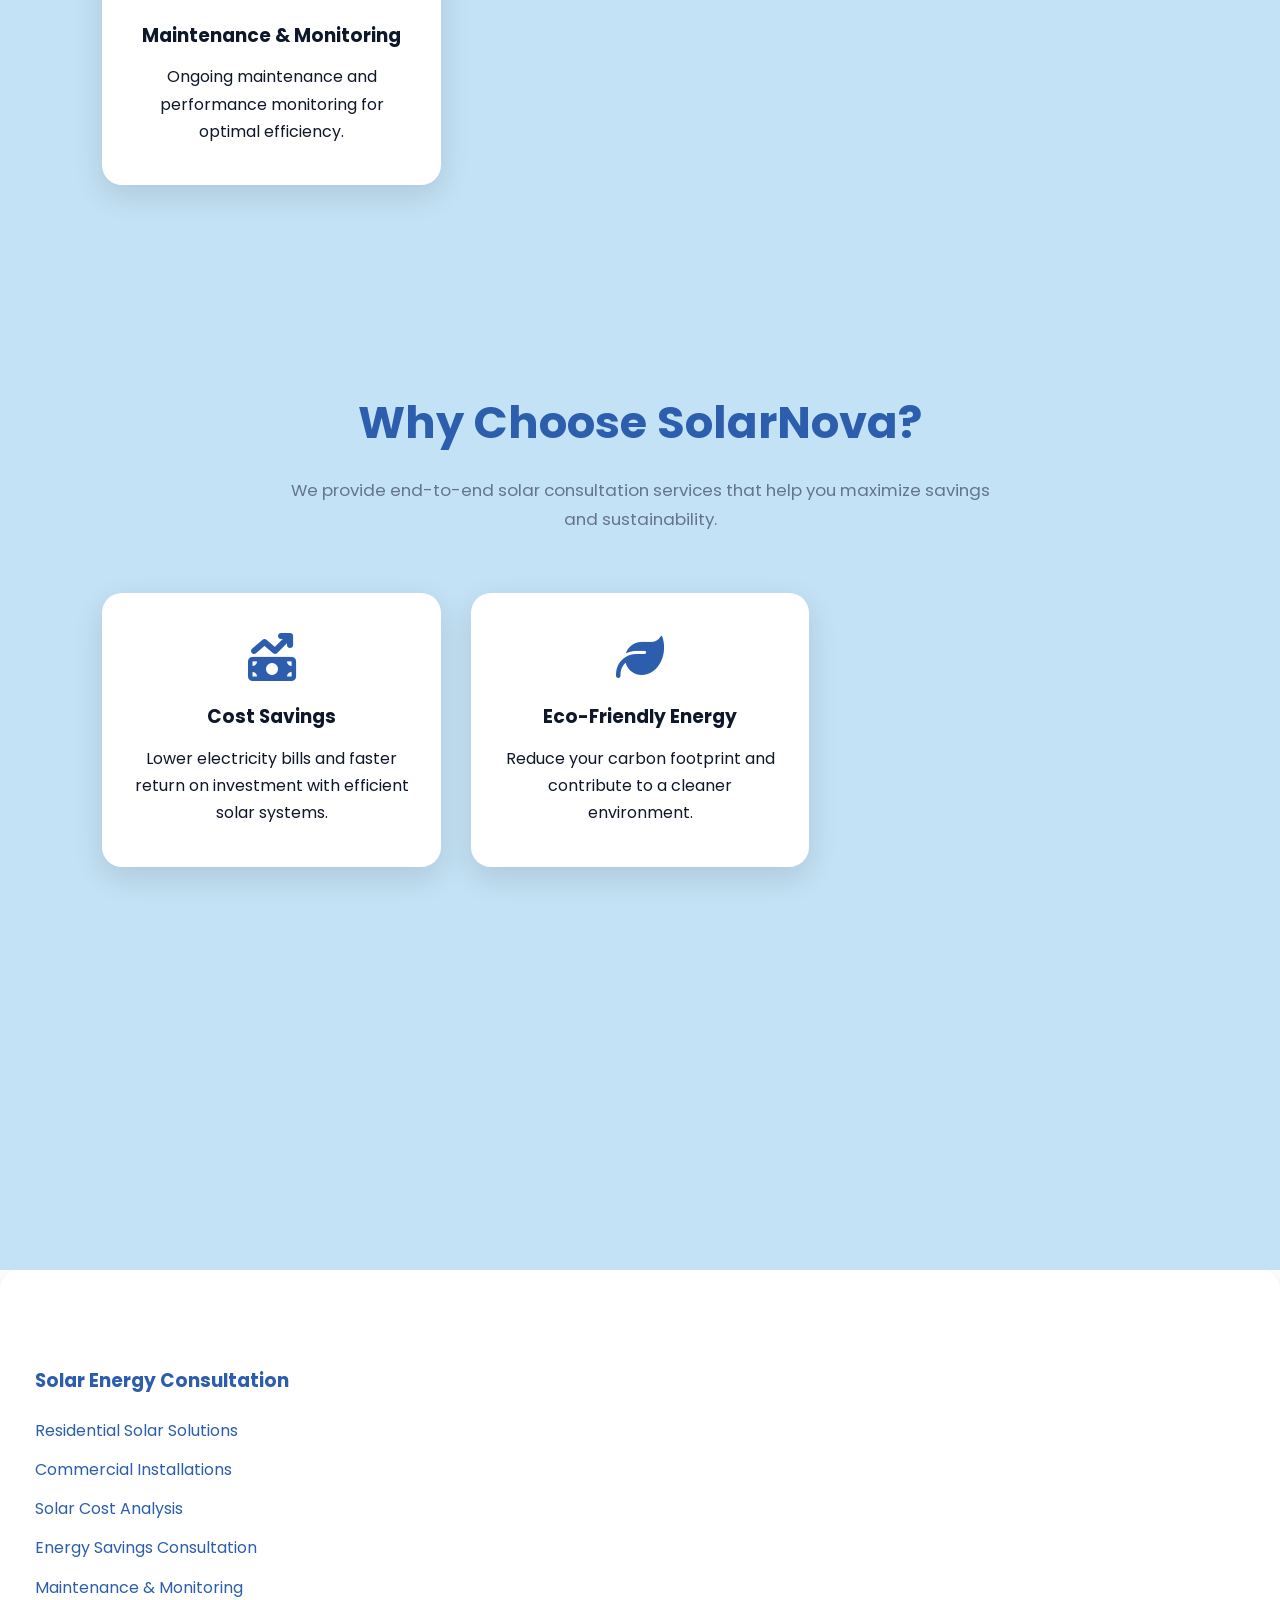
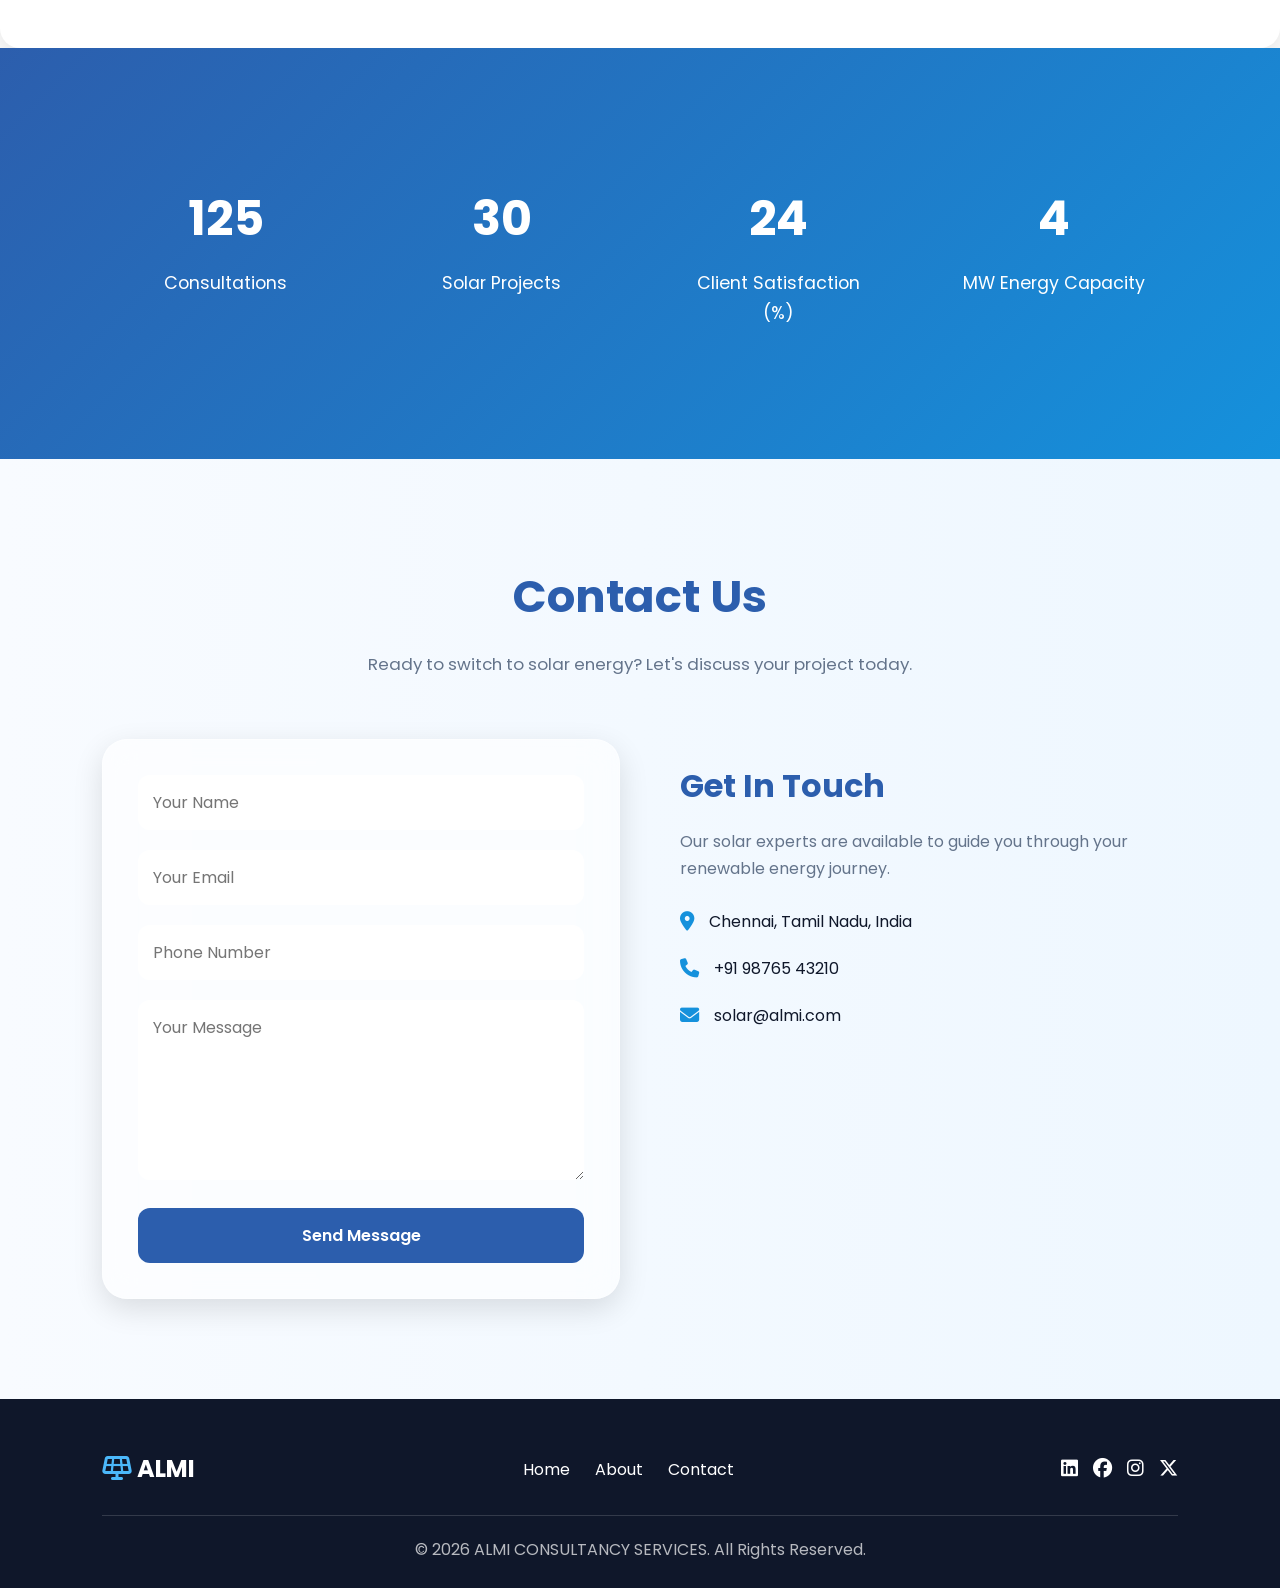
<file: SOLAR/solarindex.html>
<!DOCTYPE html>
<html lang="en">
<head>
    <meta charset="UTF-8">
    <meta name="viewport" content="width=device-width, initial-scale=1.0">
    <title>ALMI| Solar Services</title>

    <!-- Google Fonts -->
    <link href="https://fonts.googleapis.com/css2?family=Poppins:wght@300;400;500;600;700&display=swap" rel="stylesheet">

    <!-- Font Awesome -->
    <link rel="stylesheet"
        href="https://cdnjs.cloudflare.com/ajax/libs/font-awesome/6.5.1/css/all.min.css">

    <!-- CSS -->
    <link rel="stylesheet" href="solarstyle.css">
</head>
<body>

    <!-- ================= HEADER ================= -->
    <header id="header">
        <nav class="navbar">
            <div class="logo">
                <a href="../index.html" class="logo">ALMI</a>
            </div>

            <ul class="nav-links">
                <li><a href="#home">Home</a></li>
                <li><a href="#about">About Us</a></li>
                <li><a href="#contact">Contact Us</a></li>
            </ul>

            <div class="menu-btn">
                <i class="fa-solid fa-bars"></i>
            </div>
        </nav>
    </header>

    <!-- ================= HERO SECTION ================= -->
    <section id="home" class="hero">
        <div class="overlay"></div>

        <div class="hero-content">
            <h1>Powering a Sustainable Future</h1>

            Transform sunlight into savings with innovative solar energy solutions for homes, businesses, and industries.

            <a href="#contact" class="cta-btn">
                Get Free Consultation
            </a>
        </div>

        <div class="scroll-indicator">
            <i class="fa-solid fa-chevron-down"></i>
        </div>

        
    </section>

    

<!-- ================= OUR SOLAR SERVICES ================= -->

<section class="features section reveal">

    <div class="section-title">
        <h2>Our Solar Services</h2>

        <p>
            Comprehensive solar consulting services designed
            to maximize efficiency, savings, and sustainability.
        </p>
    </div>

    <div class="feature-grid">

        <div class="feature-card">
            <i class="fas fa-house"></i>
            <h3>Residential Solar Solutions</h3>
            <p>
                Customized solar systems designed for homes
                to reduce energy costs and improve efficiency.
            </p>
        </div>

        <div class="feature-card">
            <i class="fas fa-building"></i>
            <h3>Commercial Installations</h3>
            <p>
                Large-scale solar solutions for businesses,
                industries, and commercial buildings.
            </p>
        </div>

        <div class="feature-card">
            <i class="fas fa-chart-pie"></i>
            <h3>Solar Cost Analysis</h3>
            <p>
                Detailed ROI calculations and financial
                assessments before implementation.
            </p>
        </div>

        <div class="feature-card">
            <i class="fas fa-screwdriver-wrench"></i>
            <h3>Maintenance & Monitoring</h3>
            <p>
                Ongoing maintenance and performance
                monitoring for optimal efficiency.
            </p>
        </div>

    </div>

</section>
<!-- ================= WHY CHOOSE US ================= -->

<section class="features section reveal">

    <div class="section-title">
        <h2>Why Choose SolarNova?</h2>

        <p>
            We provide end-to-end solar consultation services
            that help you maximize savings and sustainability.
        </p>
    </div>

    <div class="feature-grid">

        <div class="feature-card">
            <i class="fas fa-money-bill-trend-up"></i>
            <h3>Cost Savings</h3>
            <p>
                Lower electricity bills and faster return on
                investment with efficient solar systems.
            </p>
        </div>

        <div class="feature-card">
            <i class="fas fa-leaf"></i>
            <h3>Eco-Friendly Energy</h3>
            <p>
                Reduce your carbon footprint and contribute
                to a cleaner environment.
            </p>
        </div>

        <div class="feature-card">
            <i class="fas fa-user-tie"></i>
            <h3>Expert Consultation</h3>
            <p>
                Receive professional guidance tailored to
                your energy requirements.
            </p>
        </div>

        <div class="feature-card">
            <i class="fas fa-chart-line"></i>
            <h3>Long-Term ROI</h3>
            <p>
                Enjoy decades of savings and increased
                property value with solar adoption.
            </p>
        </div>

    </div>

</section>




            <!-- Solar -->
            <div class="service-card featured">
                <i class="fa-solid fa-solar-panel"></i>

                <h3>Solar Energy Consultation</h3>

                <ul>
                    <li>Residential Solar Solutions</li>
                    <li>Commercial Installations</li>
                    <li>Solar Cost Analysis</li>
                    <li>Energy Savings Consultation</li>
                    <li>Maintenance & Monitoring</li>
                </ul>
            </div>


        </div>
    </section>

    

    <!-- ================= STATS SECTION ================= -->
    <section class="stats section reveal">

        <div class="stat-box">
            <h2 class="counter" data-target="500">0</h2>
            <p>Consultations</p>
        </div>

        <div class="stat-box">
            <h2 class="counter" data-target="120">0</h2>
            <p>Solar Projects</p>
        </div>

        <div class="stat-box">
            <h2 class="counter" data-target="95">0</h2>
            <p>Client Satisfaction (%)</p>
        </div>

        <div class="stat-box">
            <h2 class="counter" data-target="15">0</h2>
            <p>MW Energy Capacity</p>
        </div>

    </section>

    <!-- ================= CONTACT ================= -->
    <section id="contact" class="contact section reveal">

        <div class="section-title">
            <h2>Contact Us</h2>
            <p>
                Ready to switch to solar energy?
                Let's discuss your project today.
            </p>
        </div>

        <div class="contact-container">

            <!-- Contact Form -->
            <div class="contact-form">

                <form>

                    <div class="input-group">
                        <input type="text"
                            placeholder="Your Name"
                            required>
                    </div>

                    <div class="input-group">
                        <input type="email"
                            placeholder="Your Email"
                            required>
                    </div>

                    <div class="input-group">
                        <input type="tel"
                            placeholder="Phone Number"
                            required>
                    </div>

                    <div class="input-group">
                        <textarea rows="6"
                            placeholder="Your Message"
                            required></textarea>
                    </div>

                    <button type="submit">
                        Send Message
                    </button>

                </form>

            </div>

            <!-- Contact Details -->
            <div class="contact-info">

                <h3>Get In Touch</h3>

                <p>
                    Our solar experts are available to guide
                    you through your renewable energy journey.
                </p>

                <div class="info-item">
                    <i class="fa-solid fa-location-dot"></i>
                    <span>Chennai, Tamil Nadu, India</span>
                </div>

                <div class="info-item">
                    <i class="fa-solid fa-phone"></i>
                    <span>+91 98765 43210</span>
                </div>

                <div class="info-item">
                    <i class="fa-solid fa-envelope"></i>
                    <span>solar@almi.com</span>
                </div>

            </div>

        </div>

    </section>

    <!-- ================= FOOTER ================= -->
    <footer>

        <div class="footer-content">

            <div class="footer-logo">
                <i class="fa-solid fa-solar-panel"></i>
                ALMI
            </div>

            <div class="footer-links">
                <a href="#home">Home</a>
                <a href="#about">About</a>
                <a href="#contact">Contact</a>
            </div>

            <div class="social-icons">
                <a href="#"><i class="fab fa-linkedin"></i></a>
                <a href="#"><i class="fab fa-facebook"></i></a>
                <a href="#"><i class="fab fa-instagram"></i></a>
                <a href="#"><i class="fab fa-x-twitter"></i></a>
            </div>

        </div>

        <p class="copyright">
            © 2026 ALMI CONSULTANCY SERVICES. All Rights Reserved.
        </p>

    </footer>

    <!-- JS -->
    <script src="solarscript.js"></script>

</body>
</html>
</file>
<file: Doctor/style.css>
@import url("https://fonts.googleapis.com/css2?family=Poppins:wght@300;400;500;600;700;800&display=swap");
:root{
    --primary:#2C5EAD;
    --secondary:#1591DC;
    --accent:#4BB8FA;
    --light:#C4E2F5;
    --dark:#0F172A;
}

*{
    margin:0;
    padding:0;
    box-sizing:border-box;
    font-family:'Poppins',sans-serif;
}

html{
    scroll-behavior:smooth;
}

body{
    color:var(--dark);
    background:white;
    line-height:1.7;
}

nav{
    display:flex;
    justify-content:space-between;
    align-items:center;
    padding:20px 8%;
    background:white;
    position:sticky;
    top:0;
    z-index:1000;
    box-shadow:0 2px 15px rgba(0,0,0,.06);
}

.logo {
  text-decoration: none;
  font-size: 32px;
  font-weight: 800;
  color: var(--primary);
  transition: 0.3s;
}

.logo:hover {
  color: var(--secondary);
}

nav ul{
    display:flex;
    list-style:none;
    gap:30px;
}

nav ul a{
    text-decoration:none;
    color:var(--dark);
    font-weight:600;
}

.btn{
    text-decoration:none;
    color:white;
    padding:14px 28px;
    border-radius:12px;
    font-weight:700;
    background:linear-gradient(
        135deg,
        var(--primary),
        var(--secondary)
    );
}

.hero{
    min-height:90vh;
    display:flex;
    justify-content:center;
    align-items:center;
    text-align:center;
    padding:40px;
    background:linear-gradient(
        135deg,
        #2C5EAD,
        #1591DC,
        #4BB8FA
    );
}

.hero-content{
    max-width:850px;
    color:white;
}

.badge{
    background:rgba(255,255,255,.15);
    border:1px solid rgba(255,255,255,.2);
    padding:10px 18px;
    border-radius:50px;
    display:inline-block;
    margin-bottom:25px;
}

.hero h1{
    font-size:72px;
    line-height:1.1;
    margin-bottom:20px;
}

.hero h1 span{
    color:#C4E2F5;
}

.hero p{
    font-size:30px;
    margin-bottom:35px;
}

.services,
.about,
.founder,
.contact{
    padding:100px 10%;
}

.section-header{
    text-align:center;
    margin-bottom:50px;
}

.section-header span{
    font-size:20px;
    font-weight:700;
    letter-spacing:1px;
}

.section-header h2{
    font-size:72px;
    font-weight:800;
}
.about p{
    max-width:1100px;
    margin:40px auto 0;
    font-size:30px;
    font-weight:500;
    line-height:1.9;
    color:#334155;
}
.service-grid{
    display:grid;
    grid-template-columns:repeat(auto-fit,minmax(280px,1fr));
    gap:25px;
}
.card{
    background:white;
    padding:45px;
    border-radius:24px;
    border:1px solid rgba(44,94,173,.08);
    box-shadow:0 10px 30px rgba(0,0,0,.06);
}

.card h3{
    font-size:34px;
    font-weight:800;
    color:#2C5EAD;
    margin-bottom:20px;
}

.card p{
    font-size:22px;
    line-height:1.8;
    color:#475569;
}
.about{
    background:#F8FBFF;
    text-align:center;
}
.videos{
    padding:120px 8%;
    background:#fff;
}

.video-carousel{
    display:flex;
    gap:30px;
    overflow-x:auto;
    padding:20px 0;
}

.video-card{
    min-width:500px;
    position:relative;
    border-radius:20px;
    overflow:hidden;
    text-decoration:none;
    box-shadow:0 15px 35px rgba(0,0,0,.08);
}

.video-card img{
    width:100%;
    height:320px;
    object-fit:cover;
    display:block;
}

.play-btn{
    position:absolute;
    top:50%;
    left:50%;
    transform:translate(-50%,-50%);
    width:80px;
    height:80px;
    border-radius:50%;
    background:rgba(44,94,173,.9);
    color:white;
    font-size:32px;
    display:flex;
    align-items:center;
    justify-content:center;
}

.video-card:hover{
    transform:translateY(-8px);
    transition:.3s;
}
@media(max-width:768px){

    .video-card{
        min-width:100%;
    }

    .video-card iframe{
        height:250px;
    }

}
.about p{
    max-width:900px;
    margin:auto;
}

.founder{
    padding:120px 8%;
    background:#ffffff;
}

.founder-container{
    display:grid;
    grid-template-columns:450px 1fr;
    gap:80px;
    align-items:center;
}

.founder-image{
    text-align:center;
}

.founder-image img{
    width:100%;
    max-width:450px;
    border-radius:24px;
    box-shadow:0 20px 40px rgba(0,0,0,.12);
}

.founder-tag{
    color:#1591DC;
    font-size:18px;
    font-weight:800;
    letter-spacing:2px;
}

.founder-content h2{
    font-size:64px;
    font-weight:800;
    color:#0F172A;
    margin:10px 0 20px;
}

.founder-content h3{
    font-size:36px;
    color:#2C5EAD;
    margin-bottom:25px;
}

.founder-content p{
    font-size:24px;
    line-height:1.9;
    color:#334155;
    margin-bottom:20px;
}
.hero {
    min-height: 100vh;
    background: linear-gradient(
        135deg,
        #1e3c72,
        #2a5298,
        #3fa9f5
    );
    display: flex;
    align-items: center;
    overflow: hidden;
}

.hero-container {
    width: 90%;
    max-width: 1300px;
    margin: auto;

    display: flex;
    align-items: center;
    justify-content: space-between;
    gap: 50px;
}

.hero-content {
    flex: 1;
    color: white;
}

.hero-image {
    flex: 1;
    display: flex;
    justify-content: center;
    align-items: flex-end;
}

.hero-image img {
    width: 100%;
    max-width: 550px;
    object-fit: contain;

    filter: drop-shadow(
        0 20px 40px rgba(0,0,0,0.25)
    );
}
.hero {
    position: relative;
    overflow: hidden;
}

.hero::before {
    content: '';
    position: absolute;
    inset: 0;
    background-image: url('images/doctor.png');
    background-size: cover;
    background-position: center;
    opacity: 0.12;        /* low opacity = light/faded look */
    z-index: 0;
}

.hero-container {
    position: relative;
    z-index: 1;           /* keeps text above the background image */
}
.founder-content blockquote{
    font-size:28px;
    font-weight:700;
    color:#1591DC;
    margin-top:30px;
    border-left:5px solid #1591DC;
    padding-left:20px;
}
blockquote{
    margin-top:25px;
    color:var(--secondary);
    font-size:24px;
    font-weight:700;
}

.stats{
    background:linear-gradient(
        135deg,
        #2C5EAD,
        #1591DC
    );
    color:white;
    display:flex;
    justify-content:center;
    flex-wrap:wrap;
    gap:80px;
    padding:80px 20px;
}

.stat{
    text-align:center;
}

.stat h3{
    font-size:55px;
}

.contact{
    background:#C4E2F5;
}

form{
    max-width:650px;
    margin:auto;
    display:flex;
    flex-direction:column;
    gap:15px;
}

input,
textarea{
    padding:16px;
    border:none;
    border-radius:12px;
    font-size:16px;
}

textarea{
    min-height:160px;
    resize:none;
}

button{
    border:none;
    padding:16px;
    border-radius:12px;
    color:white;
    font-size:16px;
    cursor:pointer;
    font-weight:700;
    background:var(--primary);
}

footer{
    background:var(--primary);
    color:white;
    text-align:center;
    padding:50px 20px;
}

footer h3{
    margin-bottom:15px;
}

footer p{
    margin:8px 0;
}

@media(max-width:768px){

    nav{
        flex-direction:column;
        gap:15px;
    }

    nav ul{
        flex-wrap:wrap;
        justify-content:center;
    }

    .hero h1{
        font-size:42px;
    }

    .hero p{
        font-size:18px;
    }

    .section-header h2{
        font-size:32px;
    }

    .stats{
        gap:40px;
    }
}
/* VIDEO SECTION */

.videos{
    padding:120px 8%;
    background:white;
}

.video-carousel{
    display:flex;
    gap:30px;
    overflow-x:auto;
    scroll-behavior:smooth;
    padding:20px 5px;
}

.video-carousel::-webkit-scrollbar{
    height:8px;
}

.video-carousel::-webkit-scrollbar-thumb{
    background:#1591DC;
    border-radius:20px;
}

.video-card{
    min-width:550px;
    border-radius:20px;
    overflow:hidden;
    box-shadow:0 10px 35px rgba(0,0,0,.08);
    flex-shrink:0;
}

.video-card iframe{
    width:100%;
    height:320px;
    border:none;
}
</file>
<file: Banking/banking.css>
* {
  margin: 0;
  padding: 0;
  box-sizing: border-box;
  font-family: "Poppins", sans-serif;
  scroll-behavior: smooth;
}

:root {
  --primary: #2c5ead;
  --secondary: #1591dc;
  --accent: #4bb8fa;
  --light: #c4e2f5;
}

body {
  background: white;
  overflow-x: hidden;
}

/* NAVBAR */

.navbar {
  position: fixed;
  top: 0;
  width: 100%;
  padding: 20px 8%;
  display: flex;
  justify-content: space-between;
  align-items: center;
  background: rgba(255, 255, 255, 0.95);
  backdrop-filter: blur(10px);
  z-index: 1000;
}

.logo {
  font-size: 30px;
  font-weight: 800;
  color: var(--primary);
  text-decoration: none;
  cursor: pointer;
  transition: 0.3s;
}

.logo:hover {
  color: var(--secondary);
}

.nav-links {
  display: flex;
  gap: 35px;
  list-style: none;
}

.nav-links a {
  text-decoration: none;
  color: #222;
  font-weight: 500;
}

.nav-btn {
  padding: 12px 24px;
  background: var(--primary);
  color: white;
  border: none;
  border-radius: 50px;
  cursor: pointer;
  font-weight: 600;
  text-decoration: none;
  transition: 0.3s;
}

.nav-btn:hover {
  background: var(--secondary);
  transform: translateY(-2px);
}

/* HERO */

.hero {
  min-height: 100vh;
  display: flex;
  align-items: center;
  justify-content: space-between;
  padding: 120px 8%;
  background-image: url("main.jpg");
  background-size: cover;

  color: #4bb8fa;
}

.hero-content {
  max-width: 600px;
}

.tagline {
  background: rgba(255, 255, 255, 0.15);
  padding: 10px 20px;
  border-radius: 30px;
}

.hero h1 {
  font-size: 70px;
  line-height: 1.1;
  margin: 25px 0;
  color: #4bb8fa;
}

.hero p {
  font-size: 18px;
  line-height: 1.8;
}

.hero-buttons {
  margin-top: 30px;
  display: flex;
  gap: 20px;
}

.primary-btn {
  background: white;
  color: var(--primary);
  padding: 15px 28px;
  border: none;
  border-radius: 50px;
  font-weight: 600;
  cursor: pointer;
}

.secondary-btn {
  background: transparent;
  border: 2px solid white;
  color: white;
  padding: 15px 28px;
  border-radius: 50px;
  cursor: pointer;
}

/* HERO CARD */

.hero-card {
  position: relative;
  width: 380px;
  height: 380px;
  background: white;
  border-radius: 30px;
  color: #111;
  padding: 40px;
  overflow: hidden;
}

.card-glow {
  position: absolute;
  width: 300px;
  height: 300px;
  background: #4bb8fa;
  filter: blur(100px);
  opacity: 0.4;
}

.floating-box {
  position: absolute;
  border-radius: 15px;
  background: var(--accent);
  animation: float 4s infinite ease-in-out;
}

.one {
  width: 80px;
  height: 80px;
  bottom: 170px;
  right: 50px;
}

.two {
  width: 60px;
  height: 60px;
  bottom: 80px;
  left: 40px;
  animation-delay: 1s;
}

.three {
  width: 100px;
  height: 100px;
  bottom: 40px;
  right: 80px;
  animation-delay: 2s;
}

@keyframes float {
  50% {
    transform: translateY(-20px);
  }
}

/* SECTION */

section {
  padding: 100px 8%;
}

.section-title {
  text-align: center;
  margin-bottom: 60px;
}

.section-title h2 {
  font-size: 42px;
  color: var(--primary);
}

/* SERVICES */

.service-grid {
  display: grid;
  grid-template-columns: repeat(auto-fit, minmax(280px, 1fr));
  gap: 25px;
}

.service-card {
  background: white;
  padding: 40px;
  border-radius: 20px;
  box-shadow: 0 10px 30px rgba(0, 0, 0, 0.08);
  transition: 0.4s;
}

.service-card:hover {
  transform: translateY(-10px);
}

.service-card h3 {
  color: var(--primary);
  margin-bottom: 10px;
}

/* STATS */

.stats {
  background: var(--primary);
  display: grid;
  grid-template-columns: repeat(4, 1fr);
  text-align: center;
  color: white;
}

.stat h2 {
  font-size: 55px;
  color: var(--accent);
}

/* EXPERTISE */

.expertise {
  background: var(--light);
}

.expertise-container {
  display: grid;
  grid-template-columns: repeat(auto-fit, minmax(250px, 1fr));
  gap: 20px;
}

.expertise-card {
  background: white;
  padding: 30px;
  text-align: center;
  border-radius: 20px;
  font-weight: 600;
}

/* ABOUT */

.about {
  display: grid;
  grid-template-columns: 1fr 1fr;
  gap: 50px;
  align-items: center;
}

.about h2 {
  font-size: 42px;
  color: var(--primary);
}

.feature {
  padding: 20px;
  background: var(--light);
  margin-bottom: 15px;
  border-radius: 15px;
}

/* CTA */

.cta {
  text-align: center;
  background: linear-gradient(135deg, #2c5ead, #1591dc);
  color: white;
  border-radius: 30px;
  margin: 100px 8%;
}

.cta h2 {
  font-size: 50px;
  margin-bottom: 20px;
}

.cta p {
  margin-bottom: 30px;
}

/* SCROLL ANIMATION */

.reveal {
  opacity: 0;
  transform: translateY(50px);
  transition: 1s all ease;
}

.reveal.active {
  opacity: 1;
  transform: translateY(0);
}

@media (max-width: 900px) {
  .hero {
    flex-direction: column;
    gap: 50px;
    text-align: center;
  }

  .hero h1 {
    font-size: 48px;
  }

  .stats {
    grid-template-columns: repeat(2, 1fr);
    gap: 40px;
  }

  .about {
    grid-template-columns: 1fr;
  }

  .hero-card {
    width: 100%;
    max-width: 400px;
  }
}

/* FOOTER */

.footer {
  background: #0f172a;
  padding: 100px 8%;
  color: white;
}

.footer-container {
  display: grid;
  grid-template-columns: 1fr;
  gap: 40px;
  align-items: start;
}

.footer-left h2 {
  font-size: 42px;
  margin-bottom: 20px;
  color: #4bb8fa;
}

.footer-left p {
  line-height: 1.8;
  margin-bottom: 30px;
  color: #d1d5db;
}

.contact-info {
  display: flex;
  flex-direction: column;
  gap: 20px;
}

.contact-item {
  font-size: 18px;
}

.contact-form {
  background: white;
  padding: 40px;
  border-radius: 25px;
  box-shadow: 0 10px 30px rgba(0, 0, 0, 0.2);
}

.input-group {
  margin-bottom: 20px;
}

.input-group input,
.input-group textarea {
  width: 100%;
  padding: 15px;
  border: none;
  background: #f3f4f6;
  border-radius: 12px;
  font-size: 16px;
  outline: none;
}

.input-group input:focus,
.input-group textarea:focus {
  border: 2px solid #1591dc;
}

.send-btn {
  width: 100%;
  padding: 15px;
  background: linear-gradient(135deg, #2c5ead, #1591dc);
  border: none;
  border-radius: 12px;
  color: white;
  font-size: 17px;
  font-weight: 600;
  cursor: pointer;
  transition: 0.3s;
}

.send-btn:hover {
  transform: translateY(-3px);
}

html {
  scroll-behavior: smooth;
}
</file>
<file: Civil/civil.css>
/* Google Font */
@import url("https://fonts.googleapis.com/css2?family=Poppins:wght@300;400;500;600;700;800&display=swap");

/* Reset */
* {
  margin: 0;
  padding: 0;
  box-sizing: border-box;
  font-family: "Poppins", sans-serif;
}

html {
  scroll-behavior: smooth;
}

:root {
  --dark-blue: #2c5ead;
  --primary-blue: #1591dc;
  --light-blue: #4bb8fa;
  --bg-blue: #c4e2f5;
  --white: #ffffff;
  --dark: #1e293b;
  --shadow: 0 10px 30px rgba(0, 0, 0, 0.12);
}

body {
  background: #f8fbff;
  color: var(--dark);
  overflow-x: hidden;
}

/* NAVBAR */

/* NAVBAR */
.navbar {
  position: fixed;
  top: 0;
  left: 0;
  width: 100%;
  padding: 20px 8%;
  display: flex;
  justify-content: space-between;
  align-items: center;
  background: rgba(255, 255, 255, 0.95);
  backdrop-filter: blur(15px);
  z-index: 1000;
  box-shadow: 0 2px 20px rgba(0, 0, 0, 0.05);
}

.navbar {
  position: fixed;
  top: 0;
  left: 0;
  width: 100%;
  z-index: 1000;

  display: flex;
  justify-content: space-between;
  align-items: center;

  padding: 18px 8%;

  background: #ffffff; /* Always White */
  backdrop-filter: blur(10px);

  box-shadow: 0 2px 20px rgba(0, 0, 0, 0.08);
}

/* ALMI LOGO */

.logo {
  text-decoration: none;
  font-size: 32px;
  font-weight: 800;
  color: #2c5ead;
  transition: 0.3s;
}

.logo:hover {
  color: #1591dc;
}

/* NAV LINKS */

.nav-links {
  display: flex;
  list-style: none;
  gap: 30px;
}

.nav-links a {
  color: #333333;
  text-decoration: none;
  font-weight: 600;
  transition: 0.3s;
}

.nav-links a:hover {
  color: #2c5ead;
}

/* ACTIVE LINK */

.nav-links a.active {
  color: #2c5ead;
  border-bottom: 2px solid #2c5ead;
  padding-bottom: 5px;
}

/* HERO SECTION */

.hero {
  min-height: 100vh;

  background:
    linear-gradient(rgba(0, 0, 0, 0.15), rgba(0, 0, 0, 0.15)),
    url("images/im1.jpg");

  background-size: cover;
  background-position: center;
  background-repeat: no-repeat;
  background-attachment: fixed;

  display: flex;
  justify-content: center;
  align-items: center;
  text-align: center;

  padding: 120px 10% 80px;
}

.hero-content {
  max-width: 900px;

  padding: 40px;
  border-radius: 25px;

  background: rgba(255, 255, 255, 0.08);
  backdrop-filter: blur(8px);

  box-shadow: 0 10px 40px rgba(0, 0, 0, 0.3);

  animation: float 4s ease-in-out infinite;
}

.hero h1 {
  font-size: 4rem;
  font-weight: 800;
  line-height: 1.2;
  margin-bottom: 20px;

  color: white;
  text-shadow: 0 4px 15px rgba(0, 0, 0, 0.7);
}

.hero h2 {
  font-size: 2rem;
  margin-bottom: 20px;

  color: #c4e2f5;
  text-shadow: 0 3px 10px rgba(0, 0, 0, 0.6);
}

.hero p {
  font-size: 1.2rem;
  line-height: 1.8;
  margin-bottom: 35px;

  color: white;
  text-shadow: 0 2px 10px rgba(0, 0, 0, 0.6);
}

.btn {
  display: inline-block;
  padding: 15px 35px;
  border-radius: 50px;
  text-decoration: none;

  background: #1591dc;
  color: white;

  font-weight: 600;
  transition: 0.4s;
}

.btn:hover {
  background: #4bb8fa;
  transform: translateY(-5px);
  box-shadow: 0 15px 30px rgba(0, 0, 0, 0.2);
}

@keyframes float {
  0%,
  100% {
    transform: translateY(0);
  }
  50% {
    transform: translateY(-10px);
  }
}

/* COMMON */

section {
  padding: 100px 10%;
}

.section-title {
  text-align: center;
  margin-bottom: 60px;
}

.section-title h2 {
  font-size: 2.8rem;
  color: var(--dark-blue);
  position: relative;
}

.section-title h2::after {
  content: "";
  width: 80px;
  height: 4px;
  background: var(--primary-blue);
  display: block;
  margin: 15px auto;
  border-radius: 10px;
}

/* ABOUT */
/* ABOUT SECTION */

.about {
  background: #ffffff;
  padding: 100px 10%;
}

.about-content {
  max-width: 1100px;
  margin: auto;

  display: flex;
  align-items: center;
  justify-content: center;
  gap: 50px;

  background: white;
  padding: 50px;
  border-radius: 25px;

  box-shadow: 0 10px 30px rgba(0, 0, 0, 0.08);
}

.about-text {
  flex: 1;
}

.about-text h3 {
  font-size: 2.2rem;
  color: #2c5ead;
  margin-bottom: 20px;
}

.about-text p {
  font-size: 1.05rem;
  line-height: 1.9;
  color: #555;
  margin-bottom: 15px;
}

.about-text .highlight {
  color: #1591dc;
  font-weight: 600;
}

/* About Stats */

.about-stats {
  display: flex;
  gap: 25px;
  margin-top: 30px;
}

.stat-box {
  background: #c4e2f5;
  padding: 20px;
  border-radius: 15px;
  text-align: center;
  min-width: 120px;
}

.stat-box h4 {
  font-size: 2rem;
  color: #2c5ead;
  margin-bottom: 5px;
}

.stat-box p {
  margin: 0;
  color: #444;
  font-size: 0.9rem;
}

/* Responsive */

@media (max-width: 768px) {
  .about-content {
    flex-direction: column;
    text-align: center;
    padding: 30px;
  }

  .about-stats {
    justify-content: center;
    flex-wrap: wrap;
  }

  .about-text h3 {
    font-size: 1.8rem;
  }
}
/* SERVICES */

.services {
  background: #c4e2f5;
}

.service-container {
  display: grid;
  grid-template-columns: repeat(auto-fit, minmax(280px, 1fr));
  gap: 30px;
}

.card {
  background: white;
  padding: 35px 25px;
  border-radius: 20px;
  text-align: center;
  transition: 0.4s;
  box-shadow: var(--shadow);
}

.card:hover {
  transform: translateY(-12px);
}

.card i {
  font-size: 3rem;
  color: var(--primary-blue);
  margin-bottom: 20px;
}

.card h3 {
  margin-bottom: 15px;
  color: var(--dark-blue);
}

.card p {
  color: #555;
  line-height: 1.7;
}

/* WHY US */

.why-us {
  background: white;
}

.features {
  display: grid;
  grid-template-columns: repeat(auto-fit, minmax(220px, 1fr));
  gap: 25px;
}

.feature {
  text-align: center;
  padding: 35px;
  border-radius: 20px;
  background: white;
  box-shadow: var(--shadow);
  transition: 0.4s;
}

.feature:hover {
  transform: translateY(-10px);
}

.feature i {
  font-size: 2.8rem;
  color: var(--primary-blue);
  margin-bottom: 15px;
}

.feature h3 {
  color: var(--dark-blue);
}

/* CONTACT */

.contact {
  background: linear-gradient(to right, #2c5ead, #1591dc);
  color: white;
}

.contact .section-title h2 {
  color: white;
}

.contact-text {
  text-align: center;
  margin-bottom: 30px;
}

.contact-form {
  max-width: 700px;
  margin: auto;
  display: flex;
  flex-direction: column;
  gap: 20px;
}

.contact-form input,
.contact-form textarea {
  padding: 16px;
  border: none;
  border-radius: 12px;
  outline: none;
  font-size: 1rem;
}

.contact-form button {
  padding: 16px;
  border: none;
  border-radius: 12px;
  background: white;
  color: #1591dc;
  font-size: 1rem;
  font-weight: 600;
  cursor: pointer;
}

.contact-form button:hover {
  transform: translateY(-3px);
}

/* FOOTER */

footer {
  background: #17315a;
  color: white;
  text-align: center;
  padding: 40px 20px;
}

footer h3 {
  margin-bottom: 10px;
}

footer p {
  opacity: 0.9;
}

.copyright {
  margin-top: 15px;
  font-size: 0.9rem;
}

/* SCROLLBAR */

::-webkit-scrollbar {
  width: 10px;
}

::-webkit-scrollbar-thumb {
  background: #1591dc;
  border-radius: 20px;
}

/* RESPONSIVE */

@media (max-width: 768px) {
  .navbar {
    flex-direction: column;
    gap: 15px;
  }

  .nav-links {
    gap: 15px;
    flex-wrap: wrap;
    justify-content: center;
  }

  .hero h1 {
    font-size: 2.5rem;
  }

  .hero h2 {
    font-size: 1.4rem;
  }

  .hero p {
    font-size: 1rem;
  }

  .section-title h2 {
    font-size: 2rem;
  }

  .hero-content {
    padding: 25px;
  }
}
</file>
<file: SOLAR/solarstyle.css>
/* ==========================
   GOOGLE FONT RESET
========================== */

* {
  margin: 0;
  padding: 0;
  box-sizing: border-box;
  font-family: "Poppins", sans-serif;
}

html {
  scroll-behavior: smooth;
}

:root {
  --primary: #2c5ead;
  --secondary: #1591dc;
  --accent: #4bb8fa;
  --light: #c4e2f5;
  --white: #ffffff;
  --dark: #0f172a;
  --gray: #64748b;
  --shadow: 0 10px 30px rgba(0, 0, 0, 0.12);
}

body {
  font-family: "Poppins", sans-serif;
  line-height: 1.7;
  color: var(--dark);
  overflow-x: hidden;
  background: #fff;
}

/* ==========================
   GLOBAL STYLES
========================== */

.section {
  padding: 100px 8%;
}

.section-title {
  text-align: center;
  margin-bottom: 60px;
}

.section-title h2 {
  font-size: 2.8rem;
  color: var(--primary);
  margin-bottom: 15px;
}

.section-title p {
  max-width: 700px;
  margin: auto;
  color: var(--gray);
  font-size: 1.05rem;
}

/* ==========================
   NAVBAR
========================== */

header {
  position: fixed;
  width: 100%;
  top: 0;
  z-index: 999;
  transition: 0.4s ease;
}

header.scrolled {
  background: white;
  backdrop-filter: blur(10px);
  box-shadow: var(--shadow);
}

.navbar {
  display: flex;
  justify-content: space-between;
  align-items: center;
  padding: 20px 8%;
}

.logo {
  text-decoration: none;
  font-size: 32px;
  font-weight: 800;
  color: #2c5ead;
  transition: 0.3s;
}

.logo:hover {
  color: var(--secondary);
}

.logo i {
  color: var(--accent);
}

.nav-links {
  display: flex;
  gap: 35px;
  list-style: none;
}

.nav-links a {
  text-decoration: none;
  color: black;
  font-weight: 500;
  position: relative;
  transition: 0.3s;
}

.nav-links a::after {
  content: "";
  width: 0;
  height: 2px;
  background: var(--accent);
  position: absolute;
  left: 0;
  bottom: -6px;
  transition: 0.4s;
}

.nav-links a:hover::after {
  width: 100%;
}

.menu-btn {
  display: none;
  color: white;
  font-size: 1.5rem;
  cursor: pointer;
}

/* ==========================
   HERO SECTION
========================== */

.hero {
  height: 100vh;
  position: relative;
  background:
    linear-gradient(rgba(0, 0, 0, 0.55), rgba(0, 0, 0, 0.65)),
    url("https://images.unsplash.com/photo-1509391366360-2e959784a276?auto=format&fit=crop&w=1800&q=80");

  background-size: cover;
  background-position: center;
  background-attachment: fixed;

  display: flex;
  justify-content: center;
  align-items: center;
  text-align: center;

  color: white;
  overflow: hidden;
}

.hero-content {
  max-width: 1000px;
  z-index: 2;
  animation: fadeUp 1.3s ease;
  display: flex;
  flex-direction: column;
  align-items: center;
}

.hero-content h1 {
  font-size: 4rem;
  margin-bottom: 20px;
  font-weight: 700;
  line-height: 1.1;
}
.hero-content p {
  font-size: 1.3rem;
  margin-bottom: 35px;
}

.cta-btn {
  display: inline-block;
  padding: 15px 40px;
  background: var(--secondary);
  color: white;
  text-decoration: none;
  border-radius: 50px;
  transition: 0.4s;
  font-weight: 600;
  margin-top: 30px;
}
.cta-btn:hover {
  transform: translateY(-5px);
  background: var(--accent);
  box-shadow: 0 15px 25px rgba(75, 184, 250, 0.35);
}

.scroll-indicator {
  position: absolute;
  bottom: 90px;
  color: white;
  font-size: 1.8rem;
  animation: bounce 2s infinite;
}

/* ==========================
   WAVE
========================== */

.wave {
  position: absolute;
  bottom: -10px;
  left: 0;
  width: 100%;
  line-height: 0;
}

.wave svg {
  display: block;
  width: 100%;
}

/* ==========================
   ABOUT SECTION
========================== */

.about {
  background: white;
}

.about-grid {
  display: grid;
  grid-template-columns: repeat(auto-fit, minmax(280px, 1fr));
  gap: 30px;
}

.service-card {
  background: white;
  border-radius: 20px;
  padding: 35px;
  box-shadow: var(--shadow);
  transition: 0.4s;
}

.service-card:hover {
  transform: translateY(-12px);
}

.service-card i {
  font-size: 2.5rem;
  color: var(--secondary);
  margin-bottom: 20px;
}

.service-card h3 {
  margin-bottom: 15px;
}

.service-card p {
  color: var(--gray);
}

.featured {
  background: white;

  color: var(--primary);
}

.featured i {
  color: white;
}

.featured ul {
  list-style: none;
  margin-top: 20px;
}

.featured li {
  margin-bottom: 12px;
}

/* ==========================
   FEATURES
========================== */

.features {
  background: var(--light);
}

.feature-grid {
  display: grid;
  grid-template-columns: repeat(auto-fit, minmax(250px, 1fr));
  gap: 30px;
}

.feature-card {
  background: white;
  border-radius: 20px;
  text-align: center;
  padding: 40px 25px;
  box-shadow: var(--shadow);
  transition: 0.4s;
}

.feature-card:hover {
  transform: translateY(-12px);
}

.feature-card i {
  font-size: 3rem;
  color: var(--primary);
  margin-bottom: 20px;
}

.feature-card h3 {
  margin-bottom: 12px;
}

/* ==========================
   STATS
========================== */

.stats {
  background: linear-gradient(135deg, var(--primary), var(--secondary));

  color: white;

  display: grid;
  grid-template-columns: repeat(auto-fit, minmax(220px, 1fr));
  gap: 30px;
  text-align: center;
}

.stat-box {
  padding: 30px;
}

.stat-box h2 {
  font-size: 3rem;
  margin-bottom: 10px;
}

.stat-box p {
  font-size: 1.1rem;
}

/* ==========================
   CONTACT
========================== */

.contact {
  background: linear-gradient(to right, #f8fbff, #eef7ff);
}

.contact-container {
  display: grid;
  grid-template-columns: repeat(auto-fit, minmax(320px, 1fr));
  gap: 40px;
}

.contact-form {
  background: rgba(255, 255, 255, 0.6);
  backdrop-filter: blur(15px);

  border-radius: 25px;
  padding: 35px;

  border: 1px solid rgba(255, 255, 255, 0.4);

  box-shadow: var(--shadow);
}

.input-group {
  margin-bottom: 20px;
}

.contact-form input,
.contact-form textarea {
  width: 100%;
  padding: 15px;
  border: none;
  border-radius: 12px;
  background: white;
  outline: none;
  font-size: 1rem;
}

.contact-form button {
  width: 100%;
  border: none;
  cursor: pointer;

  padding: 15px;
  border-radius: 12px;

  background: var(--primary);
  color: white;

  font-size: 1rem;
  font-weight: 600;

  transition: 0.3s;
}

.contact-form button:hover {
  background: var(--secondary);
  transform: translateY(-3px);
}

.contact-info {
  padding: 20px;
}

.contact-info h3 {
  color: var(--primary);
  font-size: 2rem;
  margin-bottom: 15px;
}

.contact-info p {
  color: var(--gray);
  margin-bottom: 25px;
}

.info-item {
  display: flex;
  align-items: center;
  gap: 15px;
  margin-bottom: 20px;
}

.info-item i {
  color: var(--secondary);
  font-size: 1.2rem;
}

/* ==========================
   FOOTER
========================== */

footer {
  background: var(--dark);
  color: white;
  text-align: center;
  padding: 50px 8% 25px;
}

.footer-content {
  display: flex;
  justify-content: space-between;
  align-items: center;
  flex-wrap: wrap;

  gap: 25px;
  margin-bottom: 25px;
}

.footer-logo {
  font-size: 1.5rem;
  font-weight: 700;
}

.footer-logo i {
  color: var(--accent);
}

.footer-links {
  display: flex;
  gap: 25px;
}

.footer-links a {
  text-decoration: none;
  color: white;
}

.social-icons {
  display: flex;
  gap: 15px;
}

.social-icons a {
  color: white;
  font-size: 1.2rem;
  transition: 0.3s;
}

.social-icons a:hover {
  color: var(--accent);
}

.copyright {
  border-top: 1px solid rgba(255, 255, 255, 0.15);
  padding-top: 20px;
  color: rgba(255, 255, 255, 0.7);
}

/* ==========================
   REVEAL ANIMATIONS
========================== */

.reveal {
  opacity: 0;
  transform: translateY(60px);
  transition: 1s ease;
}

.reveal.active {
  opacity: 1;
  transform: translateY(0);
}

/* ==========================
   KEYFRAMES
========================== */

@keyframes fadeUp {
  from {
    opacity: 0;
    transform: translateY(60px);
  }

  to {
    opacity: 1;
    transform: translateY(0);
  }
}

@keyframes bounce {
  0%,
  20%,
  50%,
  80%,
  100% {
    transform: translateY(0);
  }

  40% {
    transform: translateY(-10px);
  }

  60% {
    transform: translateY(-5px);
  }
}

/* ==========================
   RESPONSIVE
========================== */

@media (max-width: 992px) {
  .hero-content h1 {
    font-size: 4rem;
  }
}

@media (max-width: 768px) {
  .menu-btn {
    display: block;
  }

  .nav-links {
    position: fixed;
    top: 80px;
    right: -100%;
    width: 260px;
    height: calc(100vh - 80px);

    background: var(--primary);

    flex-direction: column;
    align-items: center;
    justify-content: start;

    padding-top: 50px;
    transition: 0.4s;
  }

  .nav-links.active {
    right: 0;
  }

  .hero-content h1 {
    font-size: 3rem;
  }

  .hero-content p {
    font-size: 1.3rem;
    margin-bottom: 60px;
  }

  .section {
    padding: 80px 6%;
  }

  .section-title h2 {
    font-size: 2.2rem;
  }

  .footer-content {
    flex-direction: column;
  }
}

@media (max-width: 480px) {
  .hero-content h1 {
    font-size: 2.5rem;
  }

  .cta-btn {
    padding: 14px 28px;
  }

  .section-title h2 {
    font-size: 2rem;
  }
}
</file>
